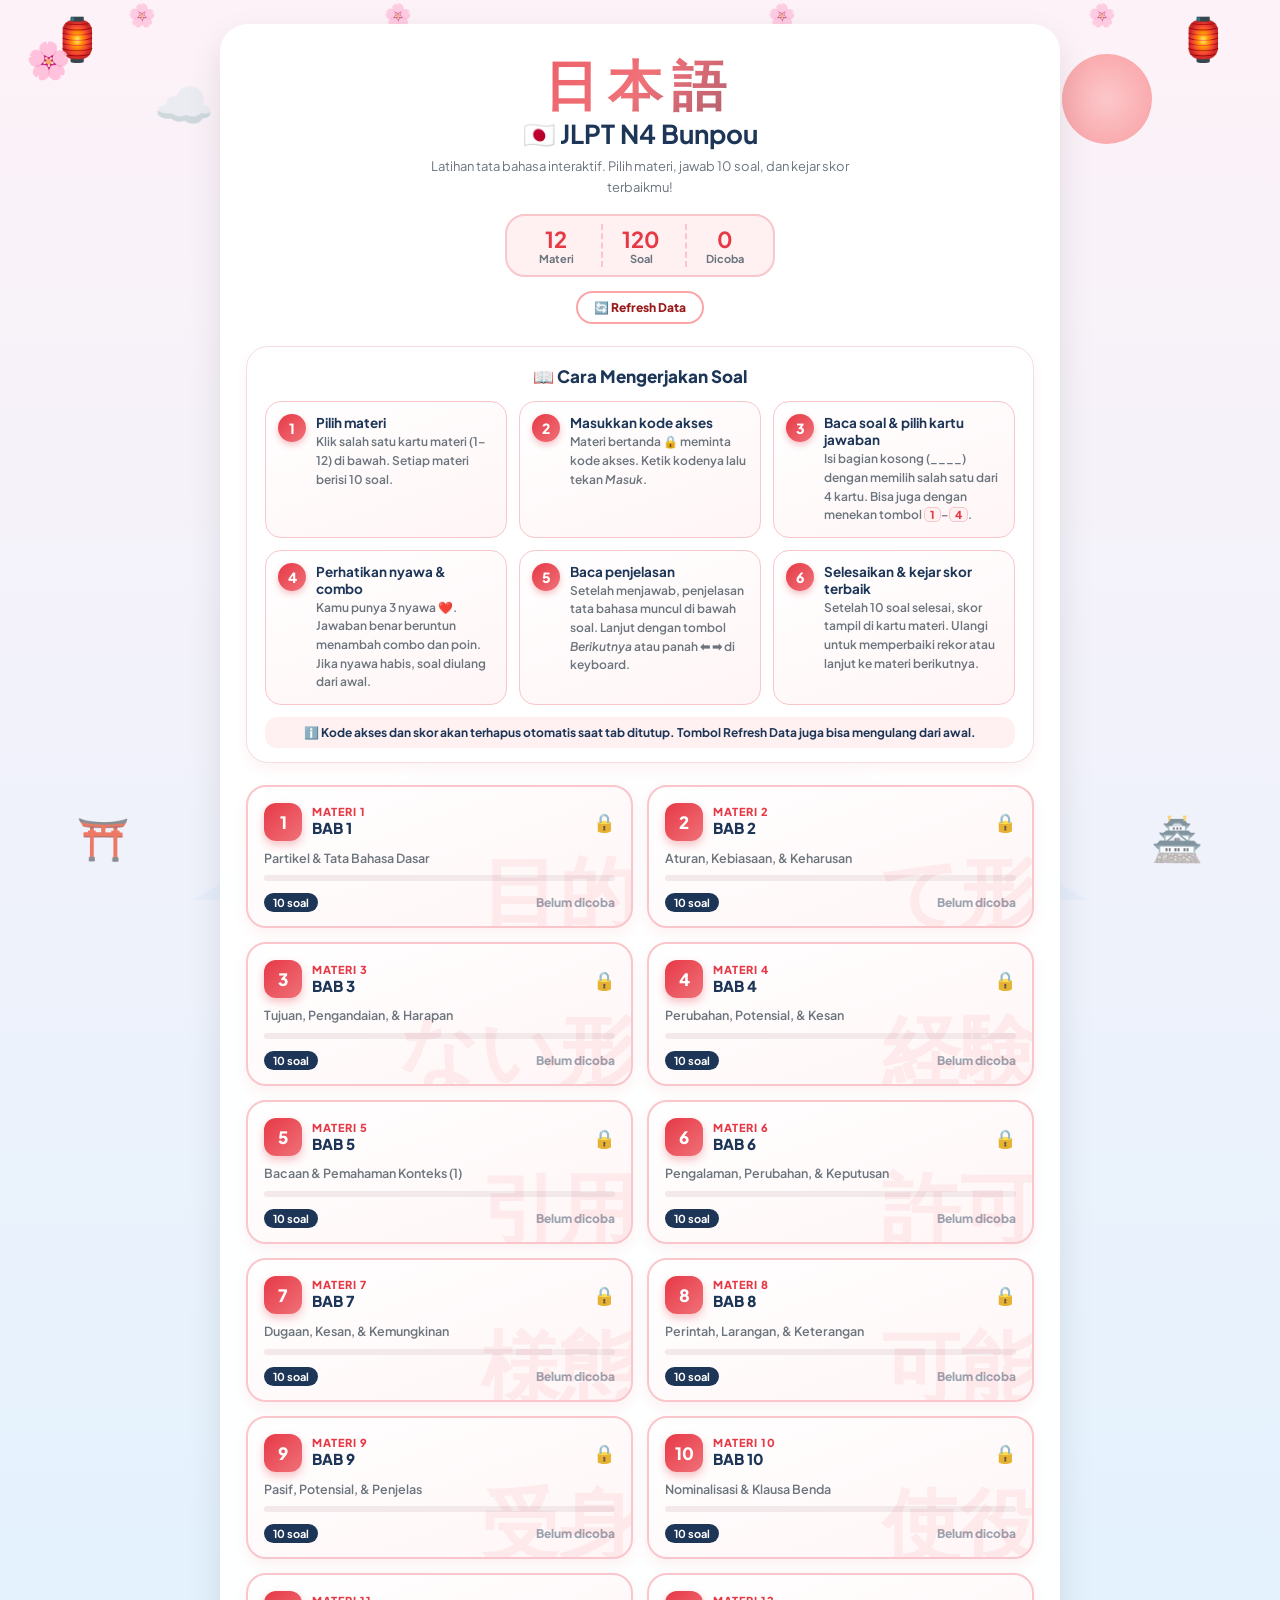
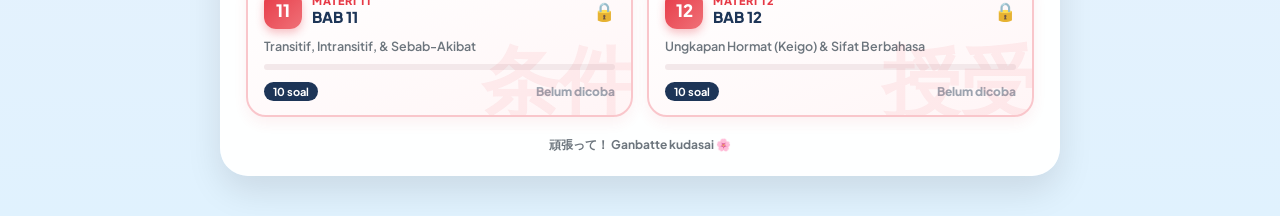
<file: index.html>
<!doctype html>
<html lang="ja">
  <head>
    <meta charset="UTF-8" />
    <meta name="viewport" content="width=device-width, initial-scale=1.0" />
    <title>JLPT N4 Bunpou - Pilih Materi</title>
    <link rel="stylesheet" href="style.css" />
    <link rel="stylesheet" href="style-soal.css" />
  </head>
  <body class="hub-page">
    <div class="japan-bg-container">
      <div class="lantern lantern-left">🏮</div>
      <div class="lantern lantern-right">🏮</div>
      <div class="cloud cloud-1">☁️</div>
      <div class="cloud cloud-2">☁️</div>
      <div class="sun-element"></div>
      <div class="sakura-branch">🌸</div>
      <div class="fuji-mountain"></div>
      <div class="torii-gate">⛩️</div>
      <div class="pagoda-tower">🏯</div>
      <div class="petals-wrapper">
        <span class="petal p1">🌸</span>
        <span class="petal p2">🌸</span>
        <span class="petal p3">🌸</span>
        <span class="petal p4">🌸</span>
      </div>
    </div>

    <main class="hub-container">
      <header class="hub-hero">
        <div class="hero-kanji">日本語</div>
        <h1>🇯🇵 JLPT N4 Bunpou</h1>
        <p class="hub-subtitle">
          Latihan tata bahasa interaktif. Pilih materi, jawab 10 soal, dan kejar
          skor terbaikmu!
        </p>
        <div class="hero-stats">
          <div><b id="stat-materi">12</b><span>Materi</span></div>
          <div><b id="stat-soal">120</b><span>Soal</span></div>
          <div><b id="stat-dicoba">0</b><span>Dicoba</span></div>
        </div>
        <button type="button" class="btn-reset" id="btn-reset">
          🔄 Refresh Data
        </button>
      </header>

      <section class="how-to" aria-labelledby="how-title">
        <h2 class="how-title" id="how-title">📖 Cara Mengerjakan Soal</h2>
        <ol class="how-steps">
          <li class="how-step">
            <span class="how-num">1</span>
            <div>
              <b>Pilih materi</b>
              <p>
                Klik salah satu kartu materi (1–12) di bawah. Setiap materi
                berisi 10 soal.
              </p>
            </div>
          </li>
          <li class="how-step">
            <span class="how-num">2</span>
            <div>
              <b>Masukkan kode akses</b>
              <p>
                Materi bertanda 🔒 meminta kode akses. Ketik kodenya lalu tekan
                <i>Masuk</i>.
              </p>
            </div>
          </li>
          <li class="how-step">
            <span class="how-num">3</span>
            <div>
              <b>Baca soal &amp; pilih kartu jawaban</b>
              <p>
                Isi bagian kosong (____) dengan memilih salah satu dari 4 kartu.
                Bisa juga dengan menekan tombol <kbd>1</kbd>–<kbd>4</kbd>.
              </p>
            </div>
          </li>
          <li class="how-step">
            <span class="how-num">4</span>
            <div>
              <b>Perhatikan nyawa &amp; combo</b>
              <p>
                Kamu punya 3 nyawa ❤️. Jawaban benar beruntun menambah combo dan
                poin. Jika nyawa habis, soal diulang dari awal.
              </p>
            </div>
          </li>
          <li class="how-step">
            <span class="how-num">5</span>
            <div>
              <b>Baca penjelasan</b>
              <p>
                Setelah menjawab, penjelasan tata bahasa muncul di bawah soal.
                Lanjut dengan tombol <i>Berikutnya</i> atau panah ⬅ ➡ di
                keyboard.
              </p>
            </div>
          </li>
          <li class="how-step">
            <span class="how-num">6</span>
            <div>
              <b>Selesaikan &amp; kejar skor terbaik</b>
              <p>
                Setelah 10 soal selesai, skor tampil di kartu materi. Ulangi
                untuk memperbaiki rekor atau lanjut ke materi berikutnya.
              </p>
            </div>
          </li>
        </ol>
        <p class="how-note">
          ℹ️ Kode akses dan skor akan terhapus otomatis saat tab ditutup. Tombol
          <b>Refresh Data</b> juga bisa mengulang dari awal.
        </p>
      </section>

      <div class="link-list materi-grid" id="link-list"></div>

      <footer class="hub-footer">頑張って！ Ganbatte kudasai 🌸</footer>
    </main>

    <div class="overlay" id="reset-modal" hidden>
      <div class="overlay-card">
        <div class="overlay-emoji">🔄</div>
        <h3>Refresh Data?</h3>
        <p>
          Semua skor terbaik akan dihapus dan semua materi dikunci lagi (perlu
          kode akses lagi). Progres mulai dari awal.
        </p>
        <div class="overlay-actions">
          <button type="button" class="nav-btn" id="reset-batal">Batal</button>
          <button type="button" class="nav-btn primary" id="reset-ya">
            Ya, Reset
          </button>
        </div>
      </div>
    </div>

    <script src="data-soal.js"></script>
    <script src="akses.js"></script>
    <script src="script-hub.js"></script>
  </body>
</html>
</file>
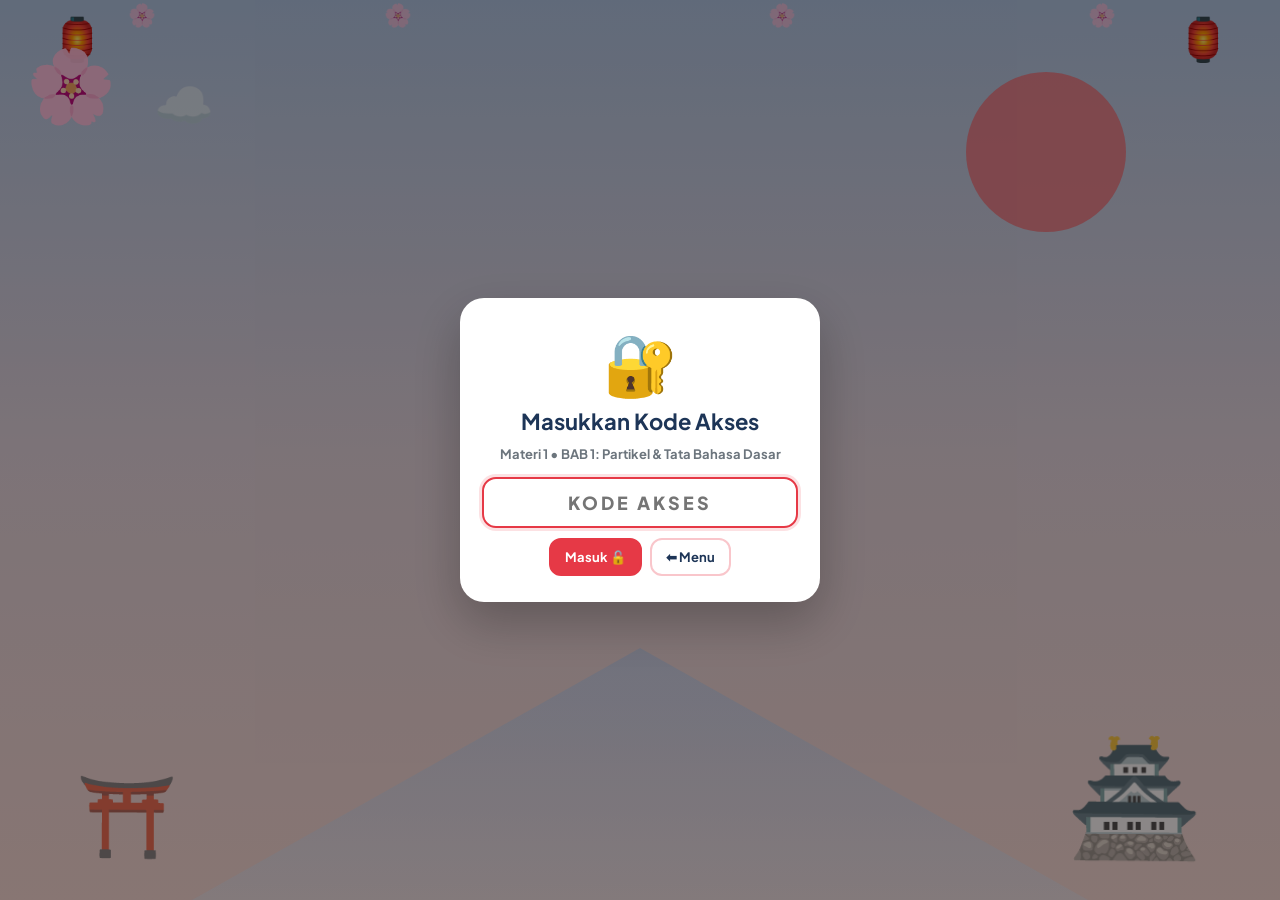
<file: soal-1.html>
<!doctype html>
<html lang="ja">
  <head>
    <meta charset="UTF-8" />
    <meta name="viewport" content="width=device-width, initial-scale=1.0" />
    <title>JLPT N4 Bunpou - Materi 1</title>
    <link rel="stylesheet" href="style.css" />
    <link rel="stylesheet" href="style-soal.css" />
  </head>
  <body class="quiz-page locked" data-materi="1">
    <div class="japan-bg-container">
      <div class="lantern lantern-left">🏮</div>
      <div class="lantern lantern-right">🏮</div>
      <div class="cloud cloud-1">☁️</div>
      <div class="cloud cloud-2">☁️</div>
      <div class="sun-element"></div>
      <div class="sakura-branch">🌸</div>
      <div class="fuji-mountain"></div>
      <div class="torii-gate">⛩️</div>
      <div class="pagoda-tower">🏯</div>
      <div class="petals-wrapper">
        <span class="petal p1">🌸</span>
        <span class="petal p2">🌸</span>
        <span class="petal p3">🌸</span>
        <span class="petal p4">🌸</span>
      </div>
    </div>

    <main class="quiz-container">
      <header class="quiz-top">
        <a href="index.html" class="btn-menu">⬅ Menu</a>
        <span class="quiz-theme">Osaka Minitheme • 日本語の学習</span>
        <button type="button" class="btn-sound" id="btn-sound" title="Suara">🔊</button>
      </header>

      <div class="stats-pill">
        <div class="stat"><span class="stat-label">Skor</span><span class="stat-value" id="skor">0</span></div>
        <div class="stat"><span class="stat-label">Combo</span><span class="stat-value" id="combo">0×</span></div>
        <div class="stat"><span class="stat-label">Nyawa</span><span class="stat-value" id="nyawa"></span></div>
      </div>

      <div class="progress-track"><div class="progress-fill" id="progress"></div></div>

      <section class="mascot-area">
        <div class="mascot-bubble" id="bubble">Ganbatte! Pilih jawaban yang tepat.</div>
        <div class="mascot-emoji" id="mascot">🐱</div>
      </section>

      <div class="badge-row">
        <span class="badge">Bunpou N4</span>
      </div>
      <p class="materi-info" id="materi-info"></p>

      <h2 class="question-text" id="pertanyaan"></h2>

      <div class="options-grid" id="opsi"></div>

      <div class="feedback-box" id="feedback" hidden></div>

      <div class="correction-box" id="koreksi" hidden></div>

      <nav class="quiz-nav">
        <button class="nav-btn" id="btn-prev">⬅ Sebelumnya</button>
        <span class="nav-counter" id="counter">Soal 1 / 10</span>
        <button class="nav-btn" id="btn-next">Berikutnya ➡</button>
      </nav>
    </main>

    <div class="overlay" id="overlay" hidden>
      <div class="overlay-card">
        <div class="overlay-emoji" id="hasil-emoji">🎉</div>
        <h3 id="hasil-judul">Selesai!</h3>
        <p id="hasil-teks"></p>
        <div class="overlay-actions">
          <button class="nav-btn" id="btn-tinjau">Tinjau Soal</button>
          <button class="nav-btn primary" id="btn-ulang">Ulangi 🔁</button>
          <a class="nav-btn" href="index.html">Menu</a>
        </div>
      </div>
    </div>

    <!-- PENTING: Pastikan script ini dimuat berurutan -->
    <script src="data-soal.js"></script>
    <script src="sound.js"></script>
    <script src="akses.js"></script>
    <script src="script-soal.js"></script>
  </body>
</html>
</file>
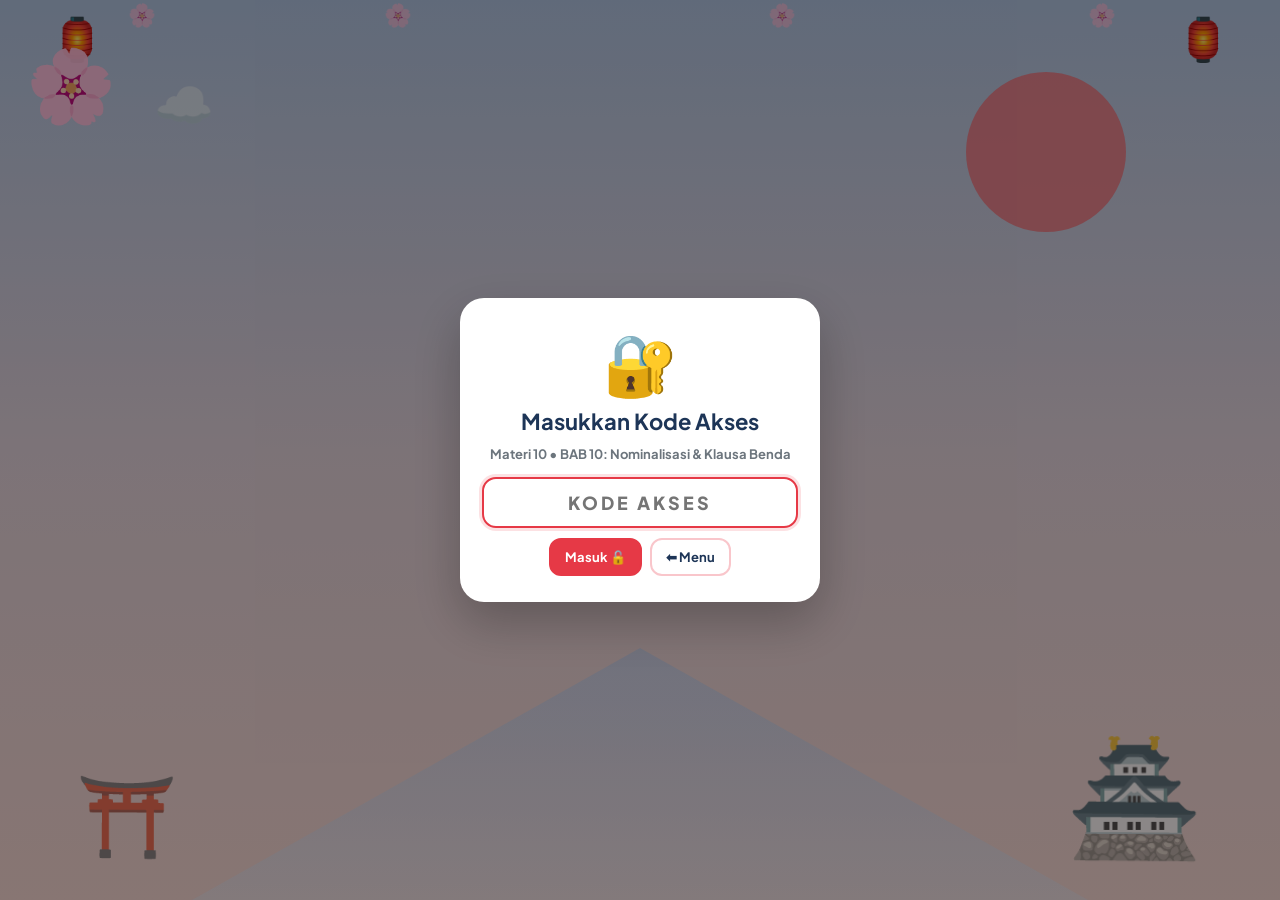
<file: soal-10.html>
<!doctype html>
<html lang="ja">
  <head>
    <meta charset="UTF-8" />
    <meta name="viewport" content="width=device-width, initial-scale=1.0" />
    <title>JLPT N4 Bunpou - Materi 10</title>
    <link rel="stylesheet" href="style.css" />
    <link rel="stylesheet" href="style-soal.css" />
  </head>
  <body class="quiz-page locked" data-materi="10">
    <div class="japan-bg-container">
      <div class="lantern lantern-left">🏮</div>
      <div class="lantern lantern-right">🏮</div>
      <div class="cloud cloud-1">☁️</div>
      <div class="cloud cloud-2">☁️</div>
      <div class="sun-element"></div>
      <div class="sakura-branch">🌸</div>
      <div class="fuji-mountain"></div>
      <div class="torii-gate">⛩️</div>
      <div class="pagoda-tower">🏯</div>
      <div class="petals-wrapper">
        <span class="petal p1">🌸</span>
        <span class="petal p2">🌸</span>
        <span class="petal p3">🌸</span>
        <span class="petal p4">🌸</span>
      </div>
    </div>

    <main class="quiz-container">
      <header class="quiz-top">
        <a href="index.html" class="btn-menu">⬅ Menu</a>
        <span class="quiz-theme">Osaka Minitheme • 日本語の学習</span>
        <button type="button" class="btn-sound" id="btn-sound" title="Suara">🔊</button>
      </header>

      <div class="stats-pill">
        <div class="stat"><span class="stat-label">Skor</span><span class="stat-value" id="skor">0</span></div>
        <div class="stat"><span class="stat-label">Combo</span><span class="stat-value" id="combo">0×</span></div>
        <div class="stat"><span class="stat-label">Nyawa</span><span class="stat-value" id="nyawa"></span></div>
      </div>

      <div class="progress-track"><div class="progress-fill" id="progress"></div></div>

      <section class="mascot-area">
        <div class="mascot-bubble" id="bubble">Ganbatte! Pilih jawaban yang tepat.</div>
        <div class="mascot-emoji" id="mascot">🐱</div>
      </section>

      <div class="badge-row">
        <span class="badge">Bunpou N4</span>
      </div>
      <p class="materi-info" id="materi-info"></p>

      <h2 class="question-text" id="pertanyaan"></h2>

      <div class="options-grid" id="opsi"></div>

      <div class="feedback-box" id="feedback" hidden></div>

      <div class="correction-box" id="koreksi" hidden></div>

      <nav class="quiz-nav">
        <button class="nav-btn" id="btn-prev">⬅ Sebelumnya</button>
        <span class="nav-counter" id="counter">Soal 1 / 10</span>
        <button class="nav-btn" id="btn-next">Berikutnya ➡</button>
      </nav>
    </main>

    <div class="overlay" id="overlay" hidden>
      <div class="overlay-card">
        <div class="overlay-emoji" id="hasil-emoji">🎉</div>
        <h3 id="hasil-judul">Selesai!</h3>
        <p id="hasil-teks"></p>
        <div class="overlay-actions">
          <button class="nav-btn" id="btn-tinjau">Tinjau Soal</button>
          <button class="nav-btn primary" id="btn-ulang">Ulangi 🔁</button>
          <a class="nav-btn" href="index.html">Menu</a>
        </div>
      </div>
    </div>

    <!-- PENTING: Pastikan script ini dimuat berurutan -->
    <script src="data-soal.js"></script>
    <script src="sound.js"></script>
    <script src="akses.js"></script>
    <script src="script-soal.js"></script>
  </body>
</html>
</file>
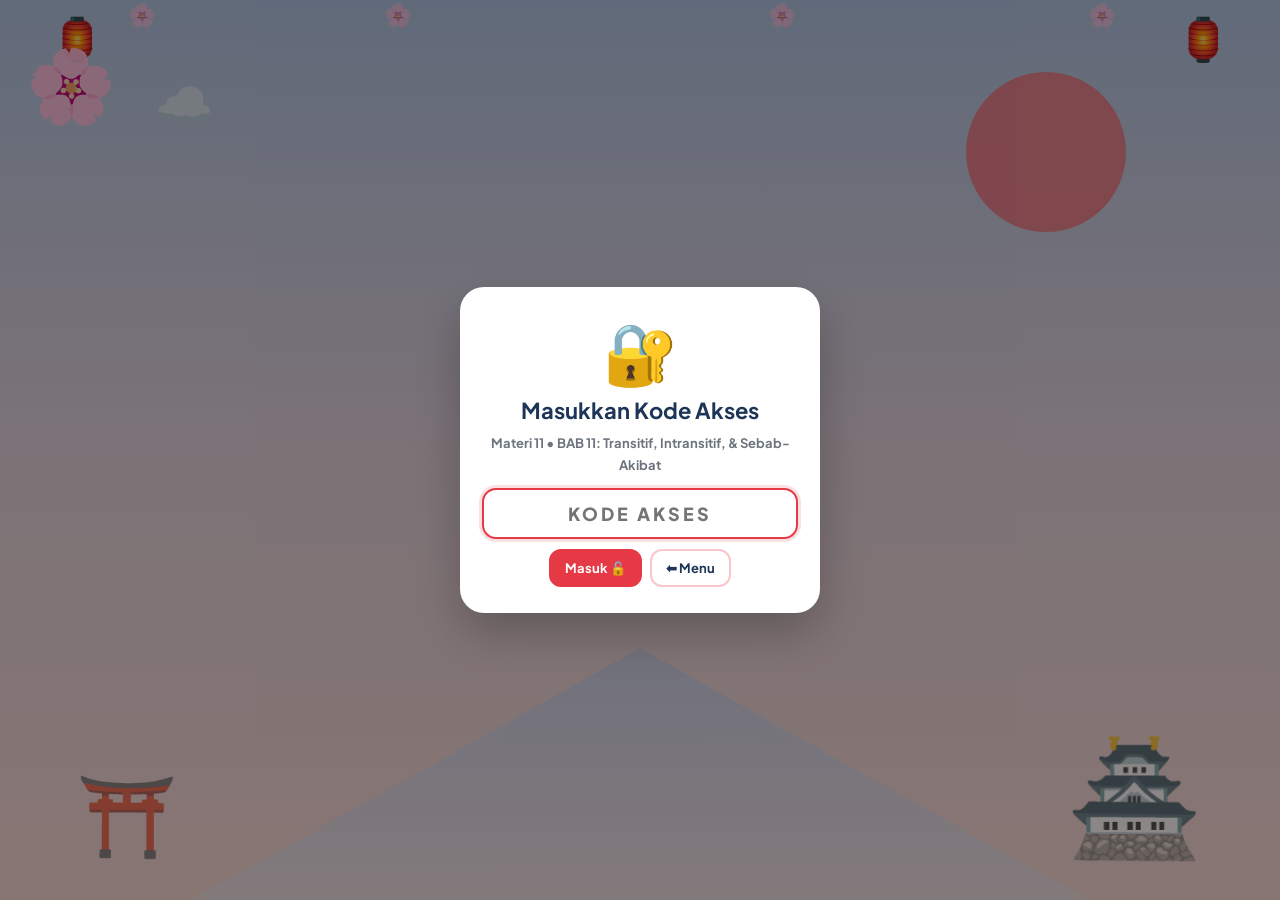
<file: soal-11.html>
<!doctype html>
<html lang="ja">
  <head>
    <meta charset="UTF-8" />
    <meta name="viewport" content="width=device-width, initial-scale=1.0" />
    <title>JLPT N4 Bunpou - Materi 11</title>
    <link rel="stylesheet" href="style.css" />
    <link rel="stylesheet" href="style-soal.css" />
  </head>
  <body class="quiz-page locked" data-materi="11">
    <div class="japan-bg-container">
      <div class="lantern lantern-left">🏮</div>
      <div class="lantern lantern-right">🏮</div>
      <div class="cloud cloud-1">☁️</div>
      <div class="cloud cloud-2">☁️</div>
      <div class="sun-element"></div>
      <div class="sakura-branch">🌸</div>
      <div class="fuji-mountain"></div>
      <div class="torii-gate">⛩️</div>
      <div class="pagoda-tower">🏯</div>
      <div class="petals-wrapper">
        <span class="petal p1">🌸</span>
        <span class="petal p2">🌸</span>
        <span class="petal p3">🌸</span>
        <span class="petal p4">🌸</span>
      </div>
    </div>

    <main class="quiz-container">
      <header class="quiz-top">
        <a href="index.html" class="btn-menu">⬅ Menu</a>
        <span class="quiz-theme">Osaka Minitheme • 日本語の学習</span>
        <button type="button" class="btn-sound" id="btn-sound" title="Suara">🔊</button>
      </header>

      <div class="stats-pill">
        <div class="stat"><span class="stat-label">Skor</span><span class="stat-value" id="skor">0</span></div>
        <div class="stat"><span class="stat-label">Combo</span><span class="stat-value" id="combo">0×</span></div>
        <div class="stat"><span class="stat-label">Nyawa</span><span class="stat-value" id="nyawa"></span></div>
      </div>

      <div class="progress-track"><div class="progress-fill" id="progress"></div></div>

      <section class="mascot-area">
        <div class="mascot-bubble" id="bubble">Ganbatte! Pilih jawaban yang tepat.</div>
        <div class="mascot-emoji" id="mascot">🐱</div>
      </section>

      <div class="badge-row">
        <span class="badge">Bunpou N4</span>
      </div>
      <p class="materi-info" id="materi-info"></p>

      <h2 class="question-text" id="pertanyaan"></h2>

      <div class="options-grid" id="opsi"></div>

      <div class="feedback-box" id="feedback" hidden></div>

      <div class="correction-box" id="koreksi" hidden></div>

      <nav class="quiz-nav">
        <button class="nav-btn" id="btn-prev">⬅ Sebelumnya</button>
        <span class="nav-counter" id="counter">Soal 1 / 10</span>
        <button class="nav-btn" id="btn-next">Berikutnya ➡</button>
      </nav>
    </main>

    <div class="overlay" id="overlay" hidden>
      <div class="overlay-card">
        <div class="overlay-emoji" id="hasil-emoji">🎉</div>
        <h3 id="hasil-judul">Selesai!</h3>
        <p id="hasil-teks"></p>
        <div class="overlay-actions">
          <button class="nav-btn" id="btn-tinjau">Tinjau Soal</button>
          <button class="nav-btn primary" id="btn-ulang">Ulangi 🔁</button>
          <a class="nav-btn" href="index.html">Menu</a>
        </div>
      </div>
    </div>

    <!-- PENTING: Pastikan script ini dimuat berurutan -->
    <script src="data-soal.js"></script>
    <script src="sound.js"></script>
    <script src="akses.js"></script>
    <script src="script-soal.js"></script>
  </body>
</html>
</file>
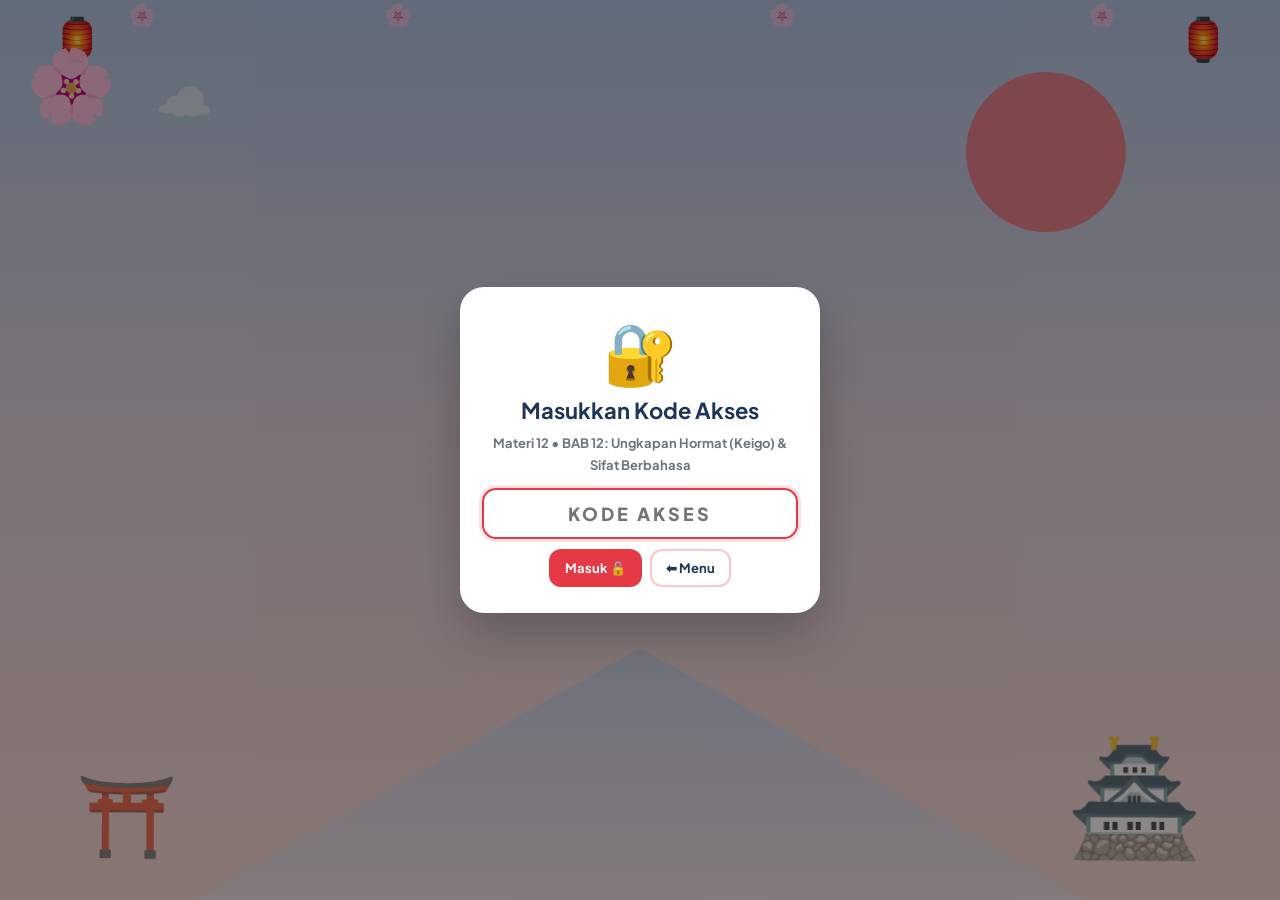
<file: soal-12.html>
<!doctype html>
<html lang="ja">
  <head>
    <meta charset="UTF-8" />
    <meta name="viewport" content="width=device-width, initial-scale=1.0" />
    <title>JLPT N4 Bunpou - Materi 12</title>
    <link rel="stylesheet" href="style.css" />
    <link rel="stylesheet" href="style-soal.css" />
  </head>
  <body class="quiz-page locked" data-materi="12">
    <div class="japan-bg-container">
      <div class="lantern lantern-left">🏮</div>
      <div class="lantern lantern-right">🏮</div>
      <div class="cloud cloud-1">☁️</div>
      <div class="cloud cloud-2">☁️</div>
      <div class="sun-element"></div>
      <div class="sakura-branch">🌸</div>
      <div class="fuji-mountain"></div>
      <div class="torii-gate">⛩️</div>
      <div class="pagoda-tower">🏯</div>
      <div class="petals-wrapper">
        <span class="petal p1">🌸</span>
        <span class="petal p2">🌸</span>
        <span class="petal p3">🌸</span>
        <span class="petal p4">🌸</span>
      </div>
    </div>

    <main class="quiz-container">
      <header class="quiz-top">
        <a href="index.html" class="btn-menu">⬅ Menu</a>
        <span class="quiz-theme">Osaka Minitheme • 日本語の学習</span>
        <button type="button" class="btn-sound" id="btn-sound" title="Suara">🔊</button>
      </header>

      <div class="stats-pill">
        <div class="stat"><span class="stat-label">Skor</span><span class="stat-value" id="skor">0</span></div>
        <div class="stat"><span class="stat-label">Combo</span><span class="stat-value" id="combo">0×</span></div>
        <div class="stat"><span class="stat-label">Nyawa</span><span class="stat-value" id="nyawa"></span></div>
      </div>

      <div class="progress-track"><div class="progress-fill" id="progress"></div></div>

      <section class="mascot-area">
        <div class="mascot-bubble" id="bubble">Ganbatte! Pilih jawaban yang tepat.</div>
        <div class="mascot-emoji" id="mascot">🐱</div>
      </section>

      <div class="badge-row">
        <span class="badge">Bunpou N4</span>
      </div>
      <p class="materi-info" id="materi-info"></p>

      <h2 class="question-text" id="pertanyaan"></h2>

      <div class="options-grid" id="opsi"></div>

      <div class="feedback-box" id="feedback" hidden></div>

      <div class="correction-box" id="koreksi" hidden></div>

      <nav class="quiz-nav">
        <button class="nav-btn" id="btn-prev">⬅ Sebelumnya</button>
        <span class="nav-counter" id="counter">Soal 1 / 10</span>
        <button class="nav-btn" id="btn-next">Berikutnya ➡</button>
      </nav>
    </main>

    <div class="overlay" id="overlay" hidden>
      <div class="overlay-card">
        <div class="overlay-emoji" id="hasil-emoji">🎉</div>
        <h3 id="hasil-judul">Selesai!</h3>
        <p id="hasil-teks"></p>
        <div class="overlay-actions">
          <button class="nav-btn" id="btn-tinjau">Tinjau Soal</button>
          <button class="nav-btn primary" id="btn-ulang">Ulangi 🔁</button>
          <a class="nav-btn" href="index.html">Menu</a>
        </div>
      </div>
    </div>

    <!-- PENTING: Pastikan script ini dimuat berurutan -->
    <script src="data-soal.js"></script>
    <script src="sound.js"></script>
    <script src="akses.js"></script>
    <script src="script-soal.js"></script>
  </body>
</html>
</file>
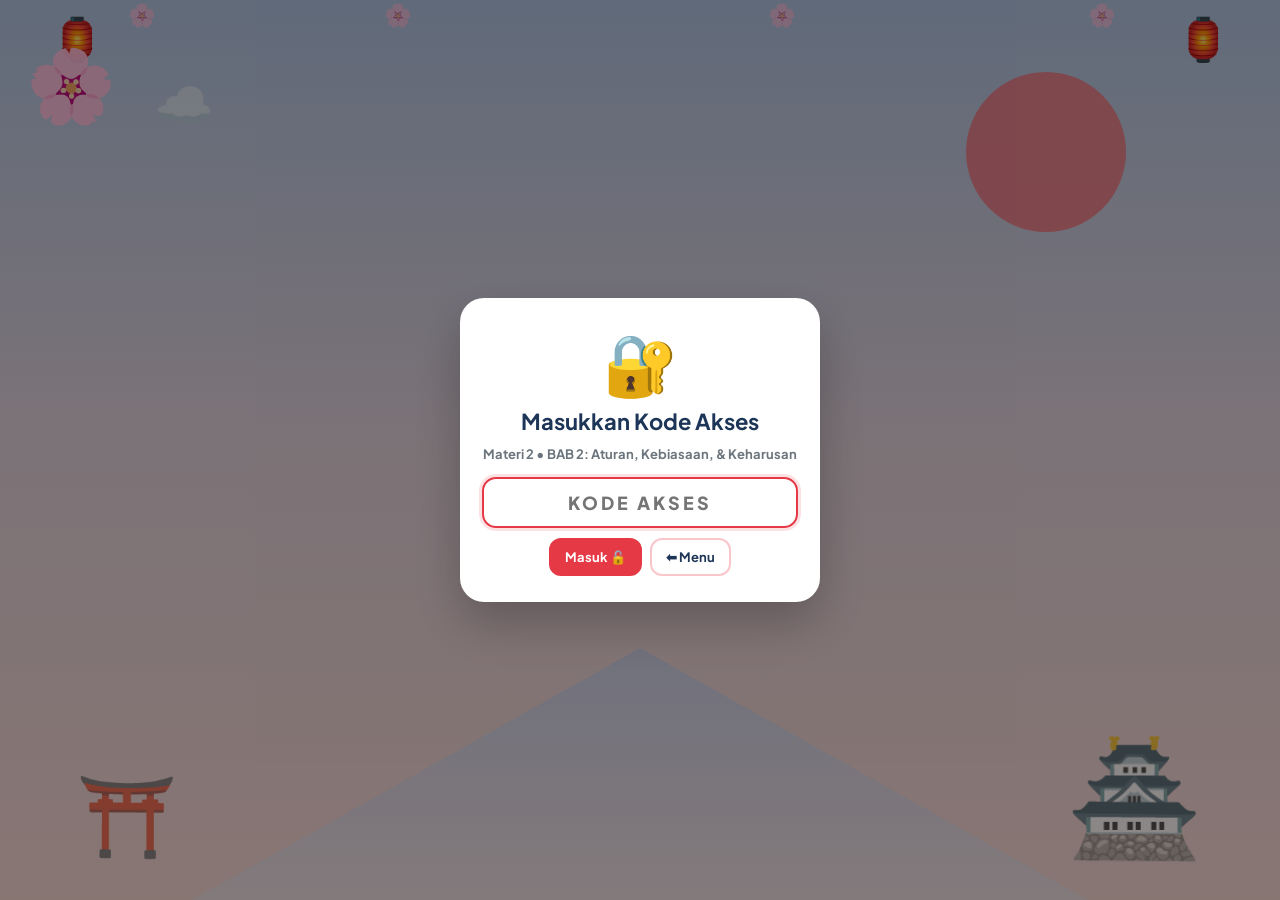
<file: soal-2.html>
<!doctype html>
<html lang="ja">
  <head>
    <meta charset="UTF-8" />
    <meta name="viewport" content="width=device-width, initial-scale=1.0" />
    <title>JLPT N4 Bunpou - Materi 2</title>
    <link rel="stylesheet" href="style.css" />
    <link rel="stylesheet" href="style-soal.css" />
  </head>
  <body class="quiz-page locked" data-materi="2">
    <div class="japan-bg-container">
      <div class="lantern lantern-left">🏮</div>
      <div class="lantern lantern-right">🏮</div>
      <div class="cloud cloud-1">☁️</div>
      <div class="cloud cloud-2">☁️</div>
      <div class="sun-element"></div>
      <div class="sakura-branch">🌸</div>
      <div class="fuji-mountain"></div>
      <div class="torii-gate">⛩️</div>
      <div class="pagoda-tower">🏯</div>
      <div class="petals-wrapper">
        <span class="petal p1">🌸</span>
        <span class="petal p2">🌸</span>
        <span class="petal p3">🌸</span>
        <span class="petal p4">🌸</span>
      </div>
    </div>

    <main class="quiz-container">
      <header class="quiz-top">
        <a href="index.html" class="btn-menu">⬅ Menu</a>
        <span class="quiz-theme">Osaka Minitheme • 日本語の学習</span>
        <button type="button" class="btn-sound" id="btn-sound" title="Suara">🔊</button>
      </header>

      <div class="stats-pill">
        <div class="stat"><span class="stat-label">Skor</span><span class="stat-value" id="skor">0</span></div>
        <div class="stat"><span class="stat-label">Combo</span><span class="stat-value" id="combo">0×</span></div>
        <div class="stat"><span class="stat-label">Nyawa</span><span class="stat-value" id="nyawa"></span></div>
      </div>

      <div class="progress-track"><div class="progress-fill" id="progress"></div></div>

      <section class="mascot-area">
        <div class="mascot-bubble" id="bubble">Ganbatte! Pilih jawaban yang tepat.</div>
        <div class="mascot-emoji" id="mascot">🐱</div>
      </section>

      <div class="badge-row">
        <span class="badge">Bunpou N4</span>
      </div>
      <p class="materi-info" id="materi-info"></p>

      <h2 class="question-text" id="pertanyaan"></h2>

      <div class="options-grid" id="opsi"></div>

      <div class="feedback-box" id="feedback" hidden></div>

      <div class="correction-box" id="koreksi" hidden></div>

      <nav class="quiz-nav">
        <button class="nav-btn" id="btn-prev">⬅ Sebelumnya</button>
        <span class="nav-counter" id="counter">Soal 1 / 10</span>
        <button class="nav-btn" id="btn-next">Berikutnya ➡</button>
      </nav>
    </main>

    <div class="overlay" id="overlay" hidden>
      <div class="overlay-card">
        <div class="overlay-emoji" id="hasil-emoji">🎉</div>
        <h3 id="hasil-judul">Selesai!</h3>
        <p id="hasil-teks"></p>
        <div class="overlay-actions">
          <button class="nav-btn" id="btn-tinjau">Tinjau Soal</button>
          <button class="nav-btn primary" id="btn-ulang">Ulangi 🔁</button>
          <a class="nav-btn" href="index.html">Menu</a>
        </div>
      </div>
    </div>

    <!-- PENTING: Pastikan script ini dimuat berurutan -->
    <script src="data-soal.js"></script>
    <script src="sound.js"></script>
    <script src="akses.js"></script>
    <script src="script-soal.js"></script>
  </body>
</html>
</file>
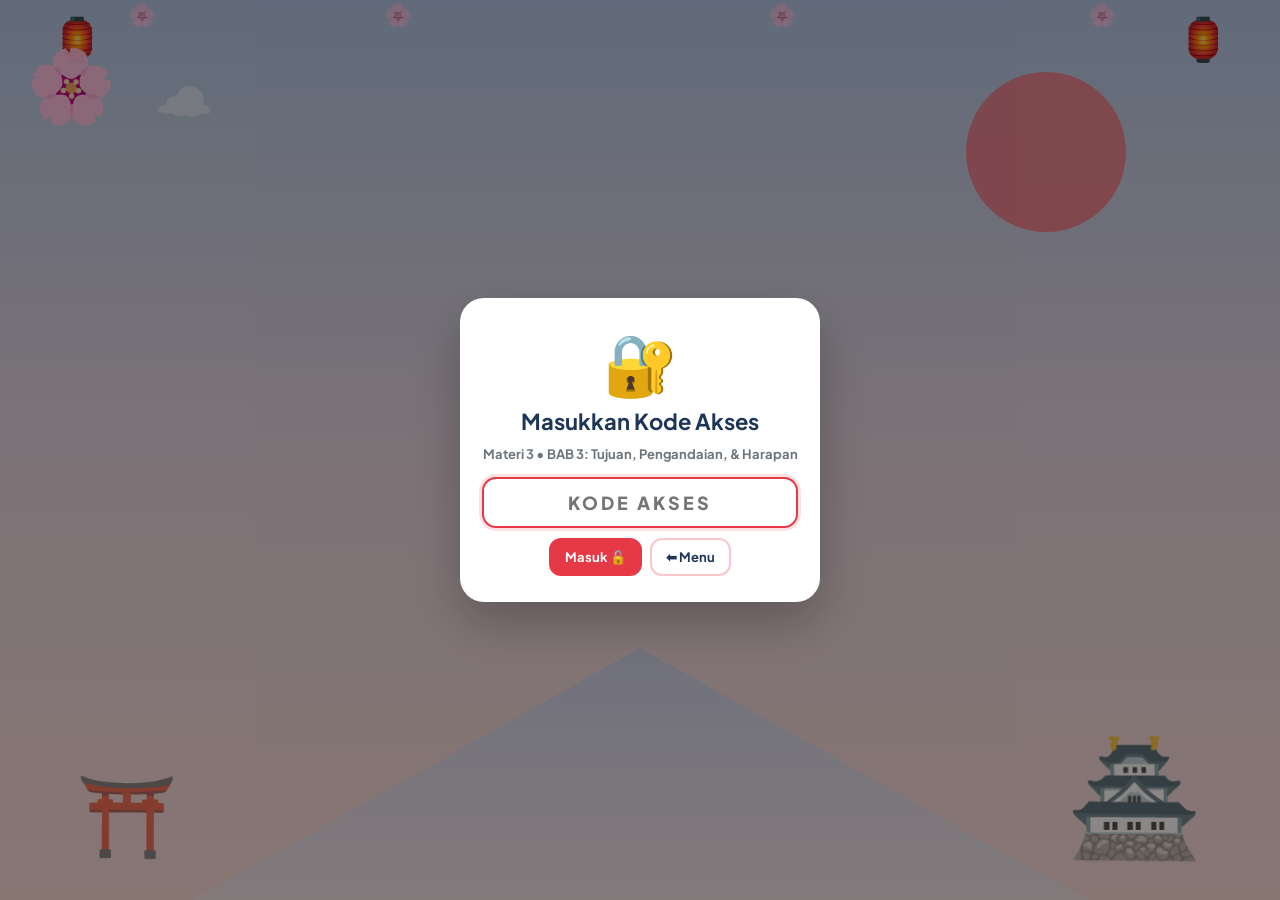
<file: soal-3.html>
<!doctype html>
<html lang="ja">
  <head>
    <meta charset="UTF-8" />
    <meta name="viewport" content="width=device-width, initial-scale=1.0" />
    <title>JLPT N4 Bunpou - Materi 3</title>
    <link rel="stylesheet" href="style.css" />
    <link rel="stylesheet" href="style-soal.css" />
  </head>
  <body class="quiz-page locked" data-materi="3">
    <div class="japan-bg-container">
      <div class="lantern lantern-left">🏮</div>
      <div class="lantern lantern-right">🏮</div>
      <div class="cloud cloud-1">☁️</div>
      <div class="cloud cloud-2">☁️</div>
      <div class="sun-element"></div>
      <div class="sakura-branch">🌸</div>
      <div class="fuji-mountain"></div>
      <div class="torii-gate">⛩️</div>
      <div class="pagoda-tower">🏯</div>
      <div class="petals-wrapper">
        <span class="petal p1">🌸</span>
        <span class="petal p2">🌸</span>
        <span class="petal p3">🌸</span>
        <span class="petal p4">🌸</span>
      </div>
    </div>

    <main class="quiz-container">
      <header class="quiz-top">
        <a href="index.html" class="btn-menu">⬅ Menu</a>
        <span class="quiz-theme">Osaka Minitheme • 日本語の学習</span>
        <button type="button" class="btn-sound" id="btn-sound" title="Suara">🔊</button>
      </header>

      <div class="stats-pill">
        <div class="stat"><span class="stat-label">Skor</span><span class="stat-value" id="skor">0</span></div>
        <div class="stat"><span class="stat-label">Combo</span><span class="stat-value" id="combo">0×</span></div>
        <div class="stat"><span class="stat-label">Nyawa</span><span class="stat-value" id="nyawa"></span></div>
      </div>

      <div class="progress-track"><div class="progress-fill" id="progress"></div></div>

      <section class="mascot-area">
        <div class="mascot-bubble" id="bubble">Ganbatte! Pilih jawaban yang tepat.</div>
        <div class="mascot-emoji" id="mascot">🐱</div>
      </section>

      <div class="badge-row">
        <span class="badge">Bunpou N4</span>
      </div>
      <p class="materi-info" id="materi-info"></p>

      <h2 class="question-text" id="pertanyaan"></h2>

      <div class="options-grid" id="opsi"></div>

      <div class="feedback-box" id="feedback" hidden></div>

      <div class="correction-box" id="koreksi" hidden></div>

      <nav class="quiz-nav">
        <button class="nav-btn" id="btn-prev">⬅ Sebelumnya</button>
        <span class="nav-counter" id="counter">Soal 1 / 10</span>
        <button class="nav-btn" id="btn-next">Berikutnya ➡</button>
      </nav>
    </main>

    <div class="overlay" id="overlay" hidden>
      <div class="overlay-card">
        <div class="overlay-emoji" id="hasil-emoji">🎉</div>
        <h3 id="hasil-judul">Selesai!</h3>
        <p id="hasil-teks"></p>
        <div class="overlay-actions">
          <button class="nav-btn" id="btn-tinjau">Tinjau Soal</button>
          <button class="nav-btn primary" id="btn-ulang">Ulangi 🔁</button>
          <a class="nav-btn" href="index.html">Menu</a>
        </div>
      </div>
    </div>

    <!-- PENTING: Pastikan script ini dimuat berurutan -->
    <script src="data-soal.js"></script>
    <script src="sound.js"></script>
    <script src="akses.js"></script>
    <script src="script-soal.js"></script>
  </body>
</html>
</file>
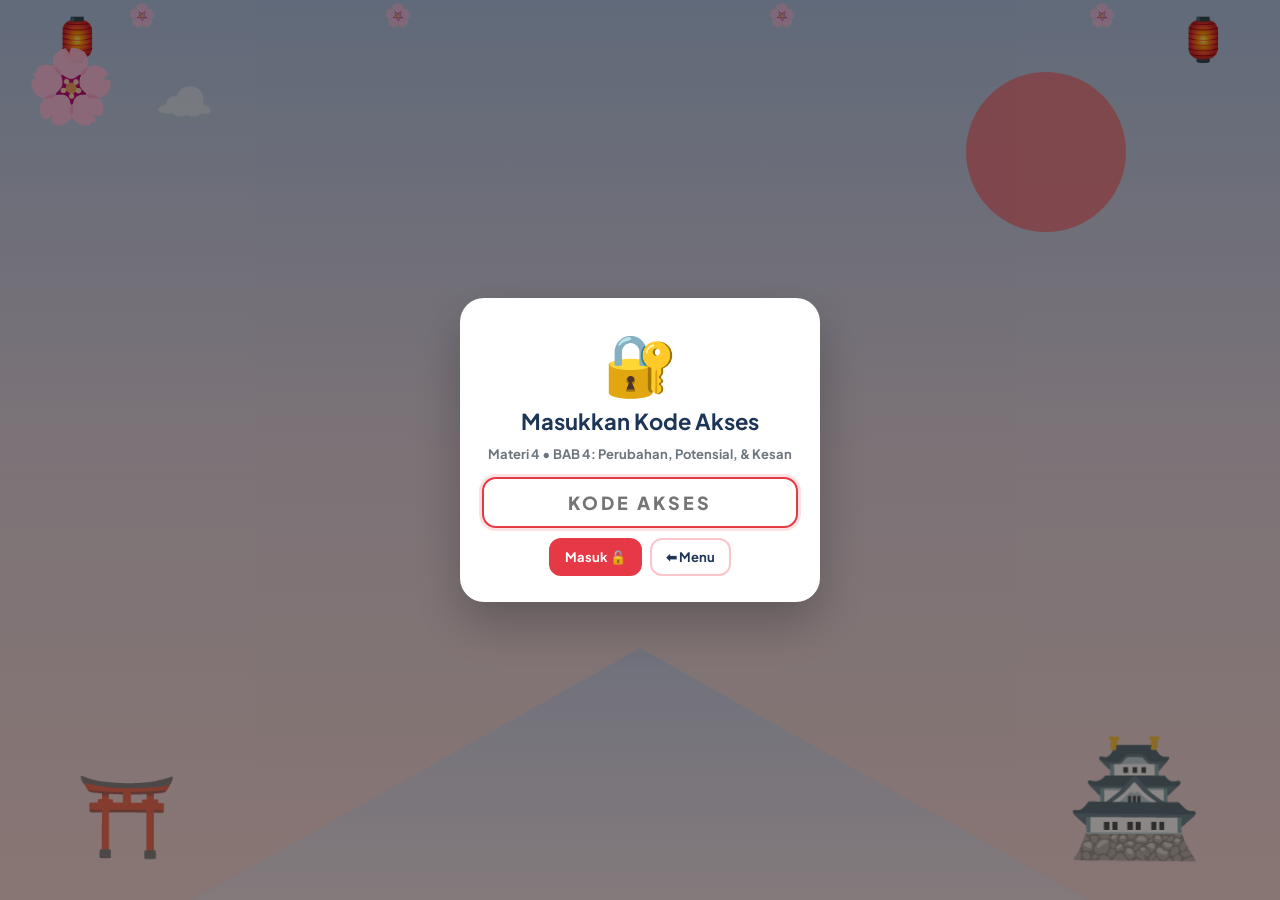
<file: soal-4.html>
<!doctype html>
<html lang="ja">
  <head>
    <meta charset="UTF-8" />
    <meta name="viewport" content="width=device-width, initial-scale=1.0" />
    <title>JLPT N4 Bunpou - Materi 4</title>
    <link rel="stylesheet" href="style.css" />
    <link rel="stylesheet" href="style-soal.css" />
  </head>
  <body class="quiz-page locked" data-materi="4">
    <div class="japan-bg-container">
      <div class="lantern lantern-left">🏮</div>
      <div class="lantern lantern-right">🏮</div>
      <div class="cloud cloud-1">☁️</div>
      <div class="cloud cloud-2">☁️</div>
      <div class="sun-element"></div>
      <div class="sakura-branch">🌸</div>
      <div class="fuji-mountain"></div>
      <div class="torii-gate">⛩️</div>
      <div class="pagoda-tower">🏯</div>
      <div class="petals-wrapper">
        <span class="petal p1">🌸</span>
        <span class="petal p2">🌸</span>
        <span class="petal p3">🌸</span>
        <span class="petal p4">🌸</span>
      </div>
    </div>

    <main class="quiz-container">
      <header class="quiz-top">
        <a href="index.html" class="btn-menu">⬅ Menu</a>
        <span class="quiz-theme">Osaka Minitheme • 日本語の学習</span>
        <button type="button" class="btn-sound" id="btn-sound" title="Suara">🔊</button>
      </header>

      <div class="stats-pill">
        <div class="stat"><span class="stat-label">Skor</span><span class="stat-value" id="skor">0</span></div>
        <div class="stat"><span class="stat-label">Combo</span><span class="stat-value" id="combo">0×</span></div>
        <div class="stat"><span class="stat-label">Nyawa</span><span class="stat-value" id="nyawa"></span></div>
      </div>

      <div class="progress-track"><div class="progress-fill" id="progress"></div></div>

      <section class="mascot-area">
        <div class="mascot-bubble" id="bubble">Ganbatte! Pilih jawaban yang tepat.</div>
        <div class="mascot-emoji" id="mascot">🐱</div>
      </section>

      <div class="badge-row">
        <span class="badge">Bunpou N4</span>
      </div>
      <p class="materi-info" id="materi-info"></p>

      <h2 class="question-text" id="pertanyaan"></h2>

      <div class="options-grid" id="opsi"></div>

      <div class="feedback-box" id="feedback" hidden></div>

      <div class="correction-box" id="koreksi" hidden></div>

      <nav class="quiz-nav">
        <button class="nav-btn" id="btn-prev">⬅ Sebelumnya</button>
        <span class="nav-counter" id="counter">Soal 1 / 10</span>
        <button class="nav-btn" id="btn-next">Berikutnya ➡</button>
      </nav>
    </main>

    <div class="overlay" id="overlay" hidden>
      <div class="overlay-card">
        <div class="overlay-emoji" id="hasil-emoji">🎉</div>
        <h3 id="hasil-judul">Selesai!</h3>
        <p id="hasil-teks"></p>
        <div class="overlay-actions">
          <button class="nav-btn" id="btn-tinjau">Tinjau Soal</button>
          <button class="nav-btn primary" id="btn-ulang">Ulangi 🔁</button>
          <a class="nav-btn" href="index.html">Menu</a>
        </div>
      </div>
    </div>

    <!-- PENTING: Pastikan script ini dimuat berurutan -->
    <script src="data-soal.js"></script>
    <script src="sound.js"></script>
    <script src="akses.js"></script>
    <script src="script-soal.js"></script>
  </body>
</html>
</file>
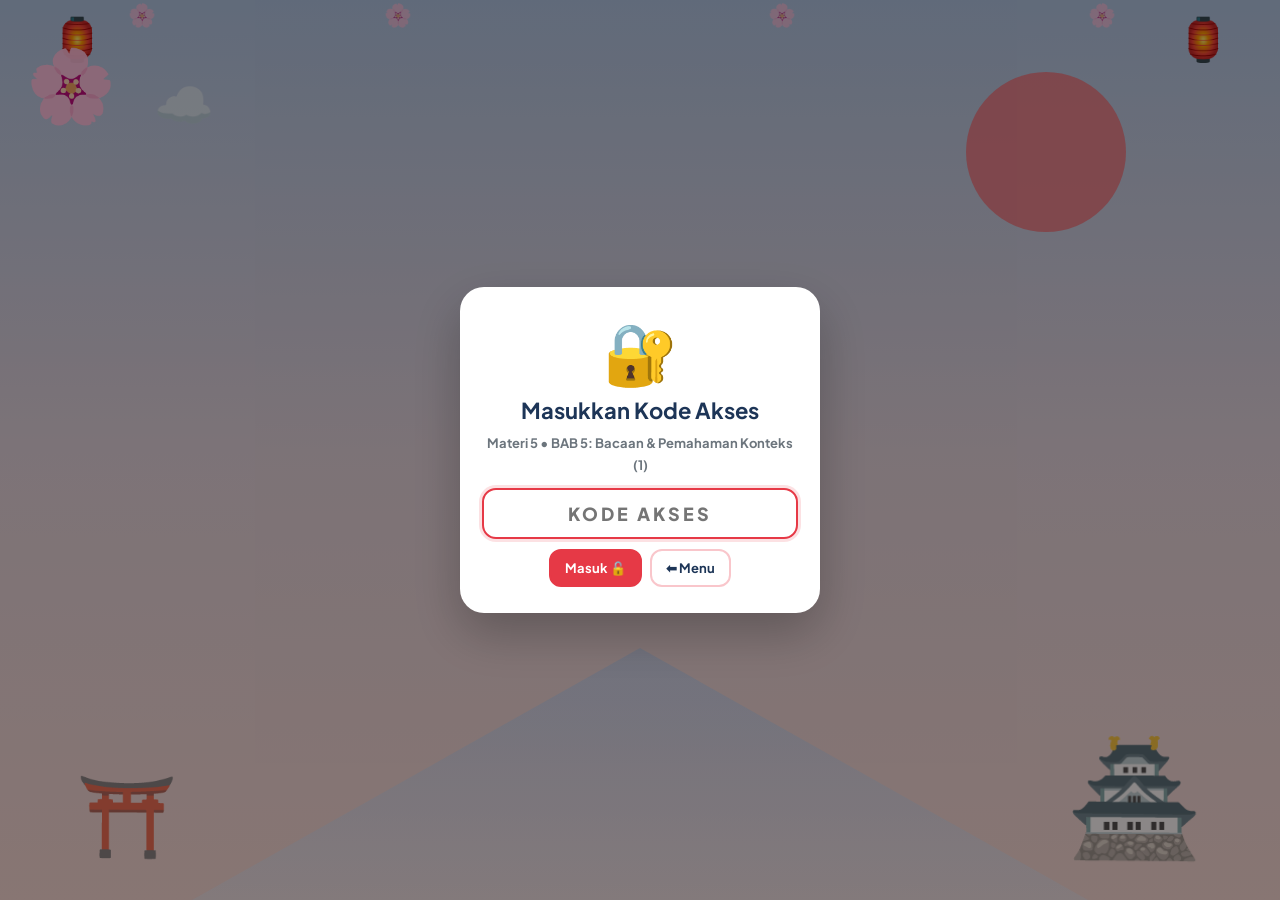
<file: soal-5.html>
<!doctype html>
<html lang="ja">
  <head>
    <meta charset="UTF-8" />
    <meta name="viewport" content="width=device-width, initial-scale=1.0" />
    <title>JLPT N4 Bunpou - Materi 5</title>
    <link rel="stylesheet" href="style.css" />
    <link rel="stylesheet" href="style-soal.css" />
  </head>
  <body class="quiz-page locked" data-materi="5">
    <div class="japan-bg-container">
      <div class="lantern lantern-left">🏮</div>
      <div class="lantern lantern-right">🏮</div>
      <div class="cloud cloud-1">☁️</div>
      <div class="cloud cloud-2">☁️</div>
      <div class="sun-element"></div>
      <div class="sakura-branch">🌸</div>
      <div class="fuji-mountain"></div>
      <div class="torii-gate">⛩️</div>
      <div class="pagoda-tower">🏯</div>
      <div class="petals-wrapper">
        <span class="petal p1">🌸</span>
        <span class="petal p2">🌸</span>
        <span class="petal p3">🌸</span>
        <span class="petal p4">🌸</span>
      </div>
    </div>

    <main class="quiz-container">
      <header class="quiz-top">
        <a href="index.html" class="btn-menu">⬅ Menu</a>
        <span class="quiz-theme">Osaka Minitheme • 日本語の学習</span>
        <button type="button" class="btn-sound" id="btn-sound" title="Suara">🔊</button>
      </header>

      <div class="stats-pill">
        <div class="stat"><span class="stat-label">Skor</span><span class="stat-value" id="skor">0</span></div>
        <div class="stat"><span class="stat-label">Combo</span><span class="stat-value" id="combo">0×</span></div>
        <div class="stat"><span class="stat-label">Nyawa</span><span class="stat-value" id="nyawa"></span></div>
      </div>

      <div class="progress-track"><div class="progress-fill" id="progress"></div></div>

      <section class="mascot-area">
        <div class="mascot-bubble" id="bubble">Ganbatte! Pilih jawaban yang tepat.</div>
        <div class="mascot-emoji" id="mascot">🐱</div>
      </section>

      <div class="badge-row">
        <span class="badge">Bunpou N4</span>
      </div>
      <p class="materi-info" id="materi-info"></p>

      <h2 class="question-text" id="pertanyaan"></h2>

      <div class="options-grid" id="opsi"></div>

      <div class="feedback-box" id="feedback" hidden></div>

      <div class="correction-box" id="koreksi" hidden></div>

      <nav class="quiz-nav">
        <button class="nav-btn" id="btn-prev">⬅ Sebelumnya</button>
        <span class="nav-counter" id="counter">Soal 1 / 10</span>
        <button class="nav-btn" id="btn-next">Berikutnya ➡</button>
      </nav>
    </main>

    <div class="overlay" id="overlay" hidden>
      <div class="overlay-card">
        <div class="overlay-emoji" id="hasil-emoji">🎉</div>
        <h3 id="hasil-judul">Selesai!</h3>
        <p id="hasil-teks"></p>
        <div class="overlay-actions">
          <button class="nav-btn" id="btn-tinjau">Tinjau Soal</button>
          <button class="nav-btn primary" id="btn-ulang">Ulangi 🔁</button>
          <a class="nav-btn" href="index.html">Menu</a>
        </div>
      </div>
    </div>

    <!-- PENTING: Pastikan script ini dimuat berurutan -->
    <script src="data-soal.js"></script>
    <script src="sound.js"></script>
    <script src="akses.js"></script>
    <script src="script-soal.js"></script>
  </body>
</html>
</file>
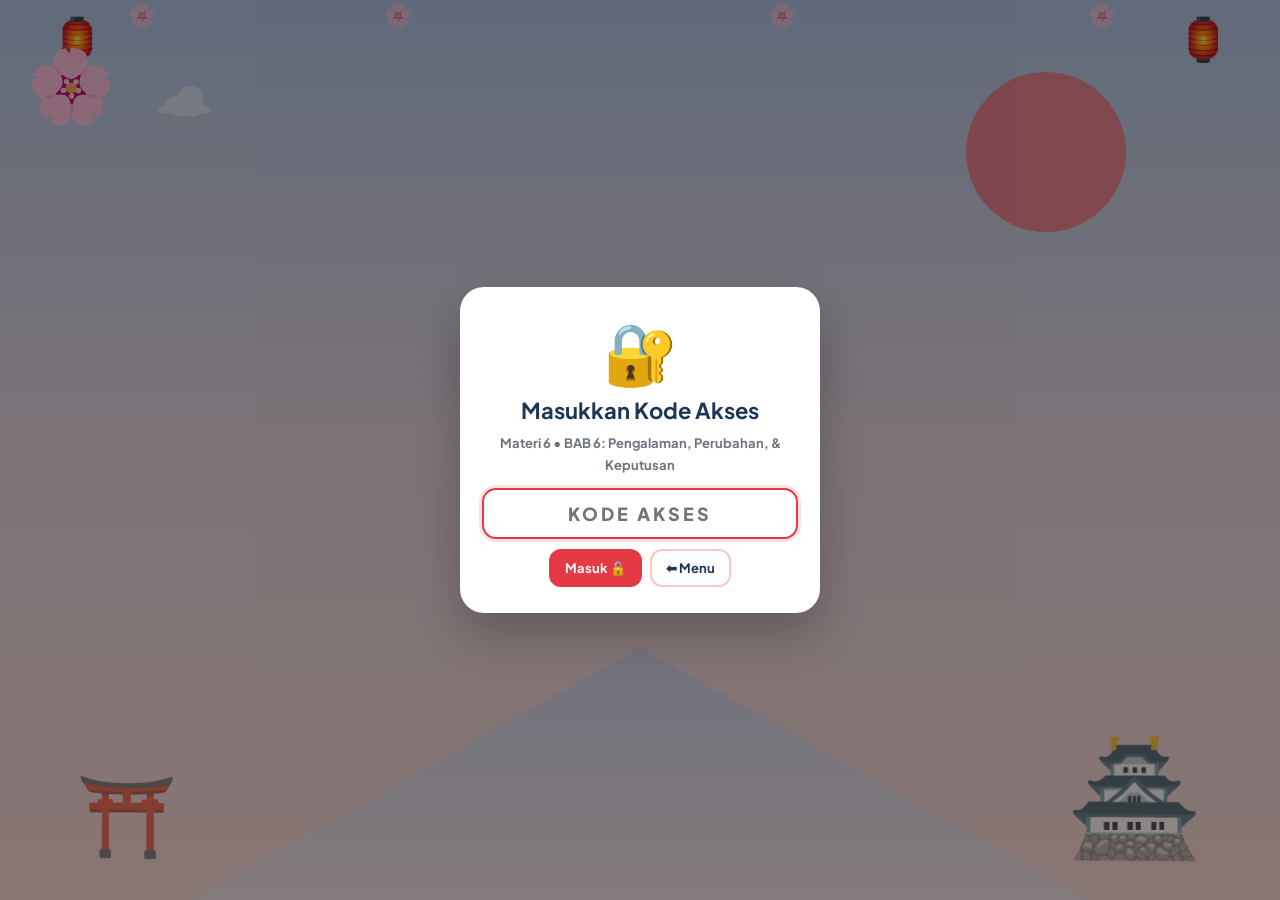
<file: soal-6.html>
<!doctype html>
<html lang="ja">
  <head>
    <meta charset="UTF-8" />
    <meta name="viewport" content="width=device-width, initial-scale=1.0" />
    <title>JLPT N4 Bunpou - Materi 6</title>
    <link rel="stylesheet" href="style.css" />
    <link rel="stylesheet" href="style-soal.css" />
  </head>
  <body class="quiz-page locked" data-materi="6">
    <div class="japan-bg-container">
      <div class="lantern lantern-left">🏮</div>
      <div class="lantern lantern-right">🏮</div>
      <div class="cloud cloud-1">☁️</div>
      <div class="cloud cloud-2">☁️</div>
      <div class="sun-element"></div>
      <div class="sakura-branch">🌸</div>
      <div class="fuji-mountain"></div>
      <div class="torii-gate">⛩️</div>
      <div class="pagoda-tower">🏯</div>
      <div class="petals-wrapper">
        <span class="petal p1">🌸</span>
        <span class="petal p2">🌸</span>
        <span class="petal p3">🌸</span>
        <span class="petal p4">🌸</span>
      </div>
    </div>

    <main class="quiz-container">
      <header class="quiz-top">
        <a href="index.html" class="btn-menu">⬅ Menu</a>
        <span class="quiz-theme">Osaka Minitheme • 日本語の学習</span>
        <button type="button" class="btn-sound" id="btn-sound" title="Suara">🔊</button>
      </header>

      <div class="stats-pill">
        <div class="stat"><span class="stat-label">Skor</span><span class="stat-value" id="skor">0</span></div>
        <div class="stat"><span class="stat-label">Combo</span><span class="stat-value" id="combo">0×</span></div>
        <div class="stat"><span class="stat-label">Nyawa</span><span class="stat-value" id="nyawa"></span></div>
      </div>

      <div class="progress-track"><div class="progress-fill" id="progress"></div></div>

      <section class="mascot-area">
        <div class="mascot-bubble" id="bubble">Ganbatte! Pilih jawaban yang tepat.</div>
        <div class="mascot-emoji" id="mascot">🐱</div>
      </section>

      <div class="badge-row">
        <span class="badge">Bunpou N4</span>
      </div>
      <p class="materi-info" id="materi-info"></p>

      <h2 class="question-text" id="pertanyaan"></h2>

      <div class="options-grid" id="opsi"></div>

      <div class="feedback-box" id="feedback" hidden></div>

      <div class="correction-box" id="koreksi" hidden></div>

      <nav class="quiz-nav">
        <button class="nav-btn" id="btn-prev">⬅ Sebelumnya</button>
        <span class="nav-counter" id="counter">Soal 1 / 10</span>
        <button class="nav-btn" id="btn-next">Berikutnya ➡</button>
      </nav>
    </main>

    <div class="overlay" id="overlay" hidden>
      <div class="overlay-card">
        <div class="overlay-emoji" id="hasil-emoji">🎉</div>
        <h3 id="hasil-judul">Selesai!</h3>
        <p id="hasil-teks"></p>
        <div class="overlay-actions">
          <button class="nav-btn" id="btn-tinjau">Tinjau Soal</button>
          <button class="nav-btn primary" id="btn-ulang">Ulangi 🔁</button>
          <a class="nav-btn" href="index.html">Menu</a>
        </div>
      </div>
    </div>

    <!-- PENTING: Pastikan script ini dimuat berurutan -->
    <script src="data-soal.js"></script>
    <script src="sound.js"></script>
    <script src="akses.js"></script>
    <script src="script-soal.js"></script>
  </body>
</html>
</file>
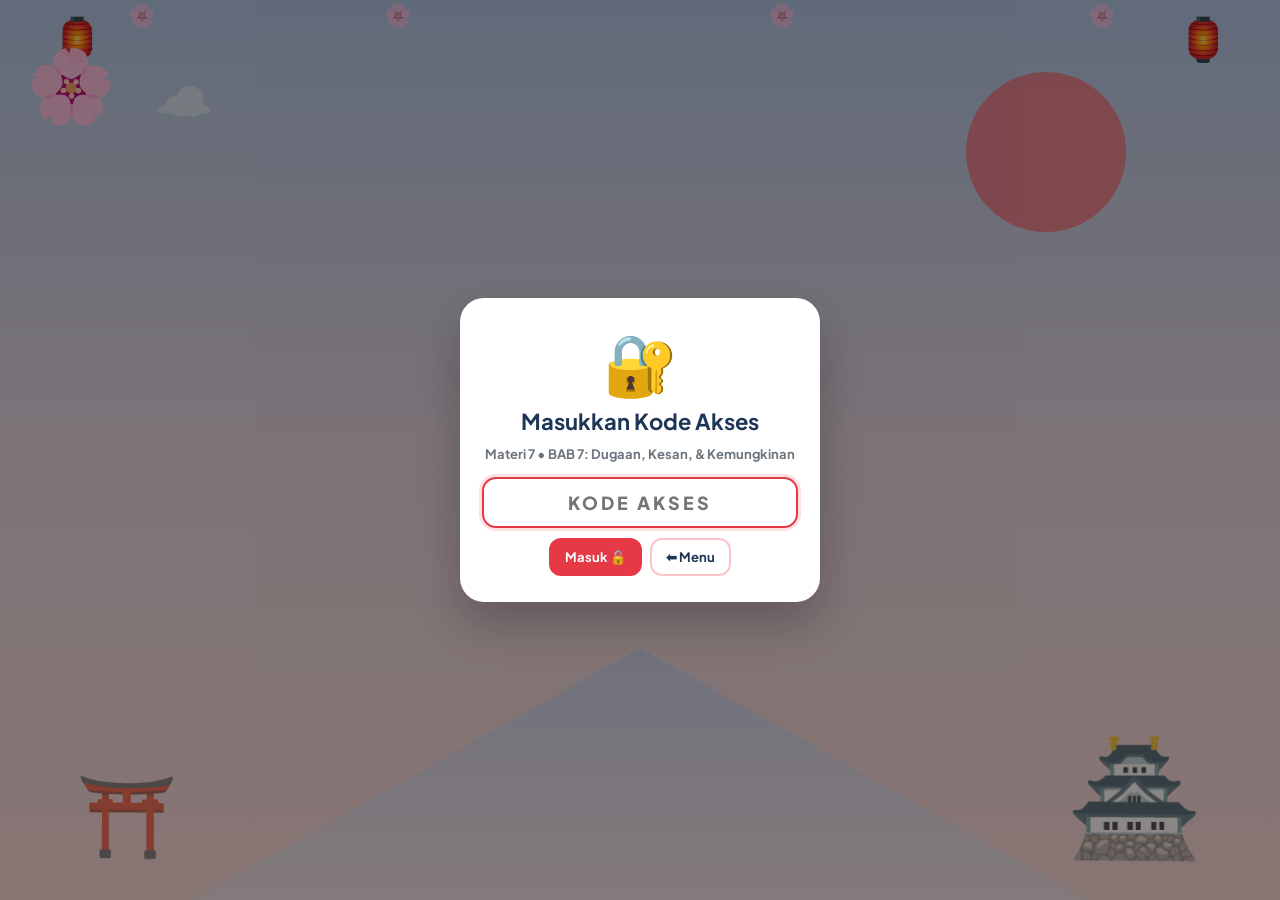
<file: soal-7.html>
<!doctype html>
<html lang="ja">
  <head>
    <meta charset="UTF-8" />
    <meta name="viewport" content="width=device-width, initial-scale=1.0" />
    <title>JLPT N4 Bunpou - Materi 7</title>
    <link rel="stylesheet" href="style.css" />
    <link rel="stylesheet" href="style-soal.css" />
  </head>
  <body class="quiz-page locked" data-materi="7">
    <div class="japan-bg-container">
      <div class="lantern lantern-left">🏮</div>
      <div class="lantern lantern-right">🏮</div>
      <div class="cloud cloud-1">☁️</div>
      <div class="cloud cloud-2">☁️</div>
      <div class="sun-element"></div>
      <div class="sakura-branch">🌸</div>
      <div class="fuji-mountain"></div>
      <div class="torii-gate">⛩️</div>
      <div class="pagoda-tower">🏯</div>
      <div class="petals-wrapper">
        <span class="petal p1">🌸</span>
        <span class="petal p2">🌸</span>
        <span class="petal p3">🌸</span>
        <span class="petal p4">🌸</span>
      </div>
    </div>

    <main class="quiz-container">
      <header class="quiz-top">
        <a href="index.html" class="btn-menu">⬅ Menu</a>
        <span class="quiz-theme">Osaka Minitheme • 日本語の学習</span>
        <button type="button" class="btn-sound" id="btn-sound" title="Suara">🔊</button>
      </header>

      <div class="stats-pill">
        <div class="stat"><span class="stat-label">Skor</span><span class="stat-value" id="skor">0</span></div>
        <div class="stat"><span class="stat-label">Combo</span><span class="stat-value" id="combo">0×</span></div>
        <div class="stat"><span class="stat-label">Nyawa</span><span class="stat-value" id="nyawa"></span></div>
      </div>

      <div class="progress-track"><div class="progress-fill" id="progress"></div></div>

      <section class="mascot-area">
        <div class="mascot-bubble" id="bubble">Ganbatte! Pilih jawaban yang tepat.</div>
        <div class="mascot-emoji" id="mascot">🐱</div>
      </section>

      <div class="badge-row">
        <span class="badge">Bunpou N4</span>
      </div>
      <p class="materi-info" id="materi-info"></p>

      <h2 class="question-text" id="pertanyaan"></h2>

      <div class="options-grid" id="opsi"></div>

      <div class="feedback-box" id="feedback" hidden></div>

      <div class="correction-box" id="koreksi" hidden></div>

      <nav class="quiz-nav">
        <button class="nav-btn" id="btn-prev">⬅ Sebelumnya</button>
        <span class="nav-counter" id="counter">Soal 1 / 10</span>
        <button class="nav-btn" id="btn-next">Berikutnya ➡</button>
      </nav>
    </main>

    <div class="overlay" id="overlay" hidden>
      <div class="overlay-card">
        <div class="overlay-emoji" id="hasil-emoji">🎉</div>
        <h3 id="hasil-judul">Selesai!</h3>
        <p id="hasil-teks"></p>
        <div class="overlay-actions">
          <button class="nav-btn" id="btn-tinjau">Tinjau Soal</button>
          <button class="nav-btn primary" id="btn-ulang">Ulangi 🔁</button>
          <a class="nav-btn" href="index.html">Menu</a>
        </div>
      </div>
    </div>

    <!-- PENTING: Pastikan script ini dimuat berurutan -->
    <script src="data-soal.js"></script>
    <script src="sound.js"></script>
    <script src="akses.js"></script>
    <script src="script-soal.js"></script>
  </body>
</html>
</file>
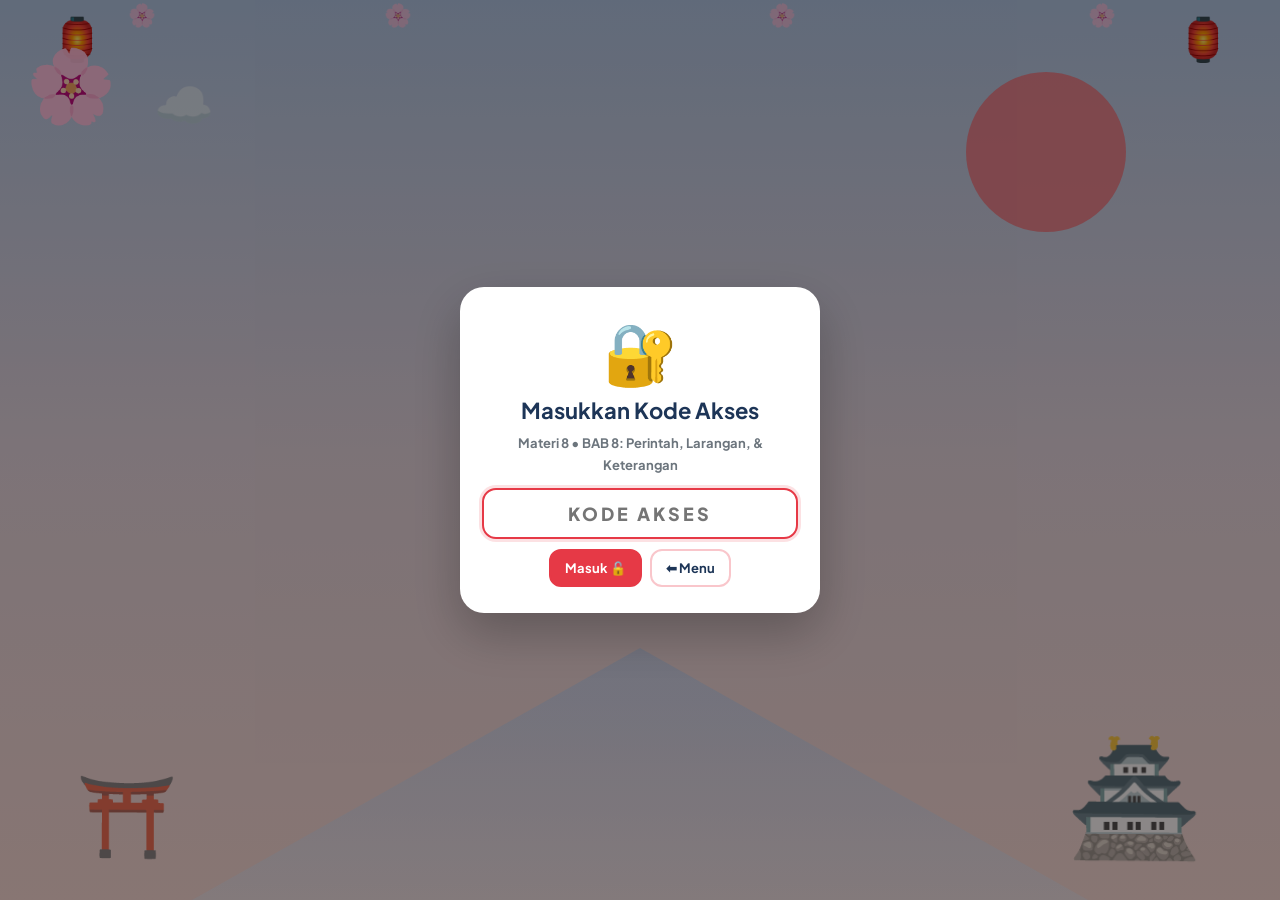
<file: soal-8.html>
<!doctype html>
<html lang="ja">
  <head>
    <meta charset="UTF-8" />
    <meta name="viewport" content="width=device-width, initial-scale=1.0" />
    <title>JLPT N4 Bunpou - Materi 8</title>
    <link rel="stylesheet" href="style.css" />
    <link rel="stylesheet" href="style-soal.css" />
  </head>
  <body class="quiz-page locked" data-materi="8">
    <div class="japan-bg-container">
      <div class="lantern lantern-left">🏮</div>
      <div class="lantern lantern-right">🏮</div>
      <div class="cloud cloud-1">☁️</div>
      <div class="cloud cloud-2">☁️</div>
      <div class="sun-element"></div>
      <div class="sakura-branch">🌸</div>
      <div class="fuji-mountain"></div>
      <div class="torii-gate">⛩️</div>
      <div class="pagoda-tower">🏯</div>
      <div class="petals-wrapper">
        <span class="petal p1">🌸</span>
        <span class="petal p2">🌸</span>
        <span class="petal p3">🌸</span>
        <span class="petal p4">🌸</span>
      </div>
    </div>

    <main class="quiz-container">
      <header class="quiz-top">
        <a href="index.html" class="btn-menu">⬅ Menu</a>
        <span class="quiz-theme">Osaka Minitheme • 日本語の学習</span>
        <button type="button" class="btn-sound" id="btn-sound" title="Suara">🔊</button>
      </header>

      <div class="stats-pill">
        <div class="stat"><span class="stat-label">Skor</span><span class="stat-value" id="skor">0</span></div>
        <div class="stat"><span class="stat-label">Combo</span><span class="stat-value" id="combo">0×</span></div>
        <div class="stat"><span class="stat-label">Nyawa</span><span class="stat-value" id="nyawa"></span></div>
      </div>

      <div class="progress-track"><div class="progress-fill" id="progress"></div></div>

      <section class="mascot-area">
        <div class="mascot-bubble" id="bubble">Ganbatte! Pilih jawaban yang tepat.</div>
        <div class="mascot-emoji" id="mascot">🐱</div>
      </section>

      <div class="badge-row">
        <span class="badge">Bunpou N4</span>
      </div>
      <p class="materi-info" id="materi-info"></p>

      <h2 class="question-text" id="pertanyaan"></h2>

      <div class="options-grid" id="opsi"></div>

      <div class="feedback-box" id="feedback" hidden></div>

      <div class="correction-box" id="koreksi" hidden></div>

      <nav class="quiz-nav">
        <button class="nav-btn" id="btn-prev">⬅ Sebelumnya</button>
        <span class="nav-counter" id="counter">Soal 1 / 10</span>
        <button class="nav-btn" id="btn-next">Berikutnya ➡</button>
      </nav>
    </main>

    <div class="overlay" id="overlay" hidden>
      <div class="overlay-card">
        <div class="overlay-emoji" id="hasil-emoji">🎉</div>
        <h3 id="hasil-judul">Selesai!</h3>
        <p id="hasil-teks"></p>
        <div class="overlay-actions">
          <button class="nav-btn" id="btn-tinjau">Tinjau Soal</button>
          <button class="nav-btn primary" id="btn-ulang">Ulangi 🔁</button>
          <a class="nav-btn" href="index.html">Menu</a>
        </div>
      </div>
    </div>

    <!-- PENTING: Pastikan script ini dimuat berurutan -->
    <script src="data-soal.js"></script>
    <script src="sound.js"></script>
    <script src="akses.js"></script>
    <script src="script-soal.js"></script>
  </body>
</html>
</file>
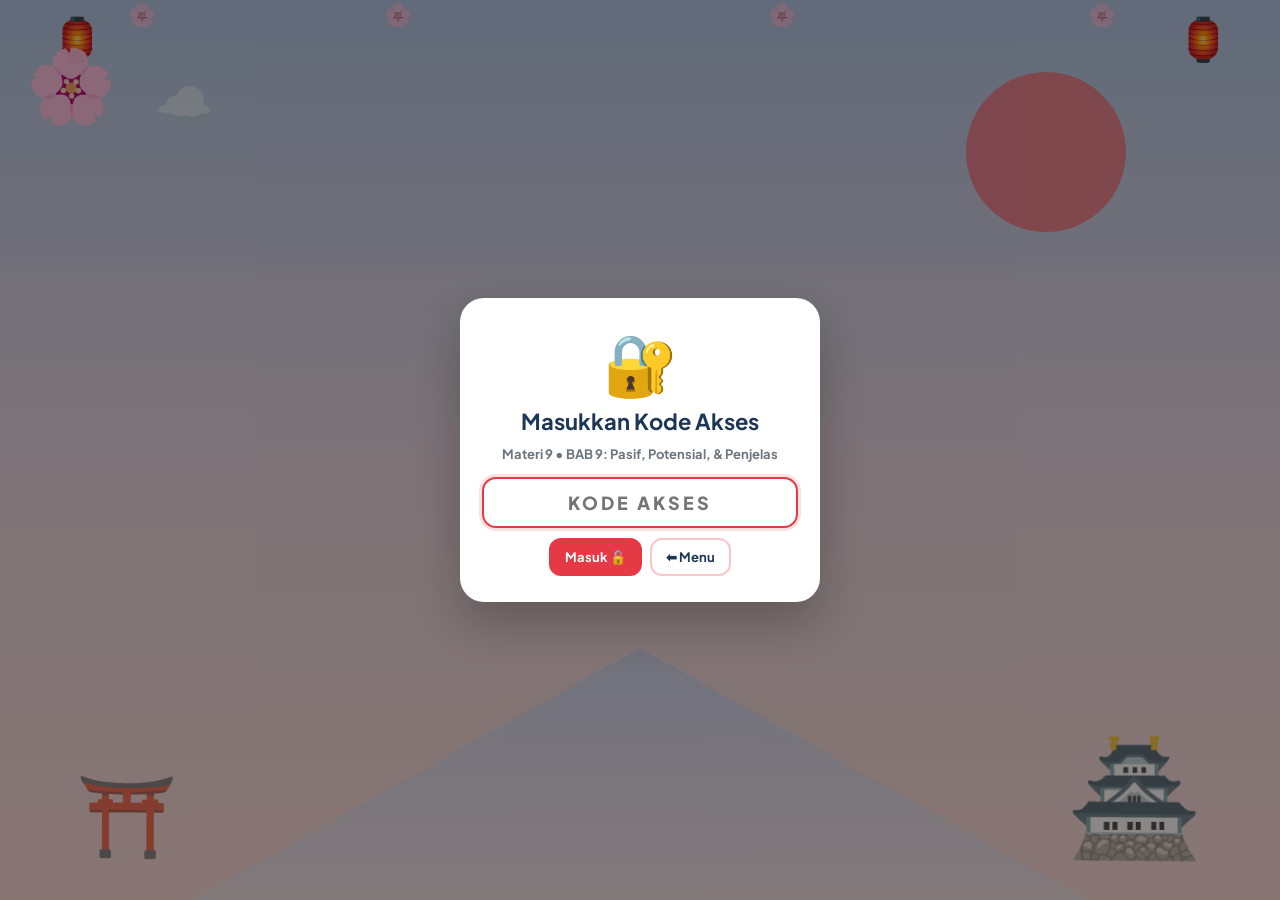
<file: soal-9.html>
<!doctype html>
<html lang="ja">
  <head>
    <meta charset="UTF-8" />
    <meta name="viewport" content="width=device-width, initial-scale=1.0" />
    <title>JLPT N4 Bunpou - Materi 9</title>
    <link rel="stylesheet" href="style.css" />
    <link rel="stylesheet" href="style-soal.css" />
  </head>
  <body class="quiz-page locked" data-materi="9">
    <div class="japan-bg-container">
      <div class="lantern lantern-left">🏮</div>
      <div class="lantern lantern-right">🏮</div>
      <div class="cloud cloud-1">☁️</div>
      <div class="cloud cloud-2">☁️</div>
      <div class="sun-element"></div>
      <div class="sakura-branch">🌸</div>
      <div class="fuji-mountain"></div>
      <div class="torii-gate">⛩️</div>
      <div class="pagoda-tower">🏯</div>
      <div class="petals-wrapper">
        <span class="petal p1">🌸</span>
        <span class="petal p2">🌸</span>
        <span class="petal p3">🌸</span>
        <span class="petal p4">🌸</span>
      </div>
    </div>

    <main class="quiz-container">
      <header class="quiz-top">
        <a href="index.html" class="btn-menu">⬅ Menu</a>
        <span class="quiz-theme">Osaka Minitheme • 日本語の学習</span>
        <button type="button" class="btn-sound" id="btn-sound" title="Suara">🔊</button>
      </header>

      <div class="stats-pill">
        <div class="stat"><span class="stat-label">Skor</span><span class="stat-value" id="skor">0</span></div>
        <div class="stat"><span class="stat-label">Combo</span><span class="stat-value" id="combo">0×</span></div>
        <div class="stat"><span class="stat-label">Nyawa</span><span class="stat-value" id="nyawa"></span></div>
      </div>

      <div class="progress-track"><div class="progress-fill" id="progress"></div></div>

      <section class="mascot-area">
        <div class="mascot-bubble" id="bubble">Ganbatte! Pilih jawaban yang tepat.</div>
        <div class="mascot-emoji" id="mascot">🐱</div>
      </section>

      <div class="badge-row">
        <span class="badge">Bunpou N4</span>
      </div>
      <p class="materi-info" id="materi-info"></p>

      <h2 class="question-text" id="pertanyaan"></h2>

      <div class="options-grid" id="opsi"></div>

      <div class="feedback-box" id="feedback" hidden></div>

      <div class="correction-box" id="koreksi" hidden></div>

      <nav class="quiz-nav">
        <button class="nav-btn" id="btn-prev">⬅ Sebelumnya</button>
        <span class="nav-counter" id="counter">Soal 1 / 10</span>
        <button class="nav-btn" id="btn-next">Berikutnya ➡</button>
      </nav>
    </main>

    <div class="overlay" id="overlay" hidden>
      <div class="overlay-card">
        <div class="overlay-emoji" id="hasil-emoji">🎉</div>
        <h3 id="hasil-judul">Selesai!</h3>
        <p id="hasil-teks"></p>
        <div class="overlay-actions">
          <button class="nav-btn" id="btn-tinjau">Tinjau Soal</button>
          <button class="nav-btn primary" id="btn-ulang">Ulangi 🔁</button>
          <a class="nav-btn" href="index.html">Menu</a>
        </div>
      </div>
    </div>

    <!-- PENTING: Pastikan script ini dimuat berurutan -->
    <script src="data-soal.js"></script>
    <script src="sound.js"></script>
    <script src="akses.js"></script>
    <script src="script-soal.js"></script>
  </body>
</html>
</file>
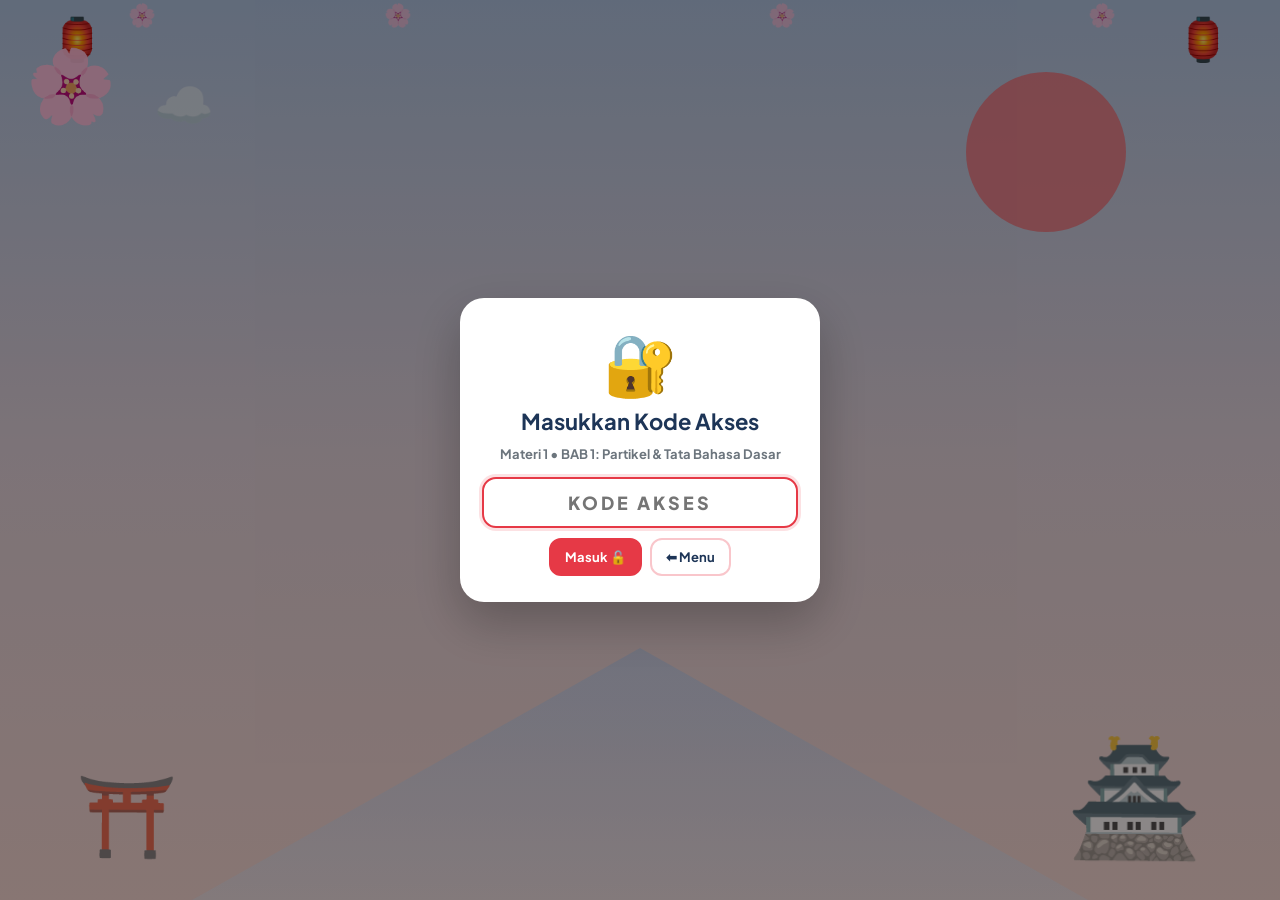
<file: soal.html>
<!doctype html>
<html lang="ja">
  <head>
    <meta charset="UTF-8" />
    <meta name="viewport" content="width=device-width, initial-scale=1.0" />
    <title>JLPT N4 Bunpou - Latihan Soal</title>
    <link rel="stylesheet" href="style.css" />
    <link rel="stylesheet" href="style-soal.css" />
  </head>
  <body class="quiz-page locked">
    <div class="japan-bg-container">
      <div class="lantern lantern-left">🏮</div>
      <div class="lantern lantern-right">🏮</div>
      <div class="cloud cloud-1">☁️</div>
      <div class="cloud cloud-2">☁️</div>
      <div class="sun-element"></div>
      <div class="sakura-branch">🌸</div>
      <div class="fuji-mountain"></div>
      <div class="torii-gate">⛩️</div>
      <div class="pagoda-tower">🏯</div>
      <div class="petals-wrapper">
        <span class="petal p1">🌸</span>
        <span class="petal p2">🌸</span>
        <span class="petal p3">🌸</span>
        <span class="petal p4">🌸</span>
      </div>
    </div>

    <main class="quiz-container">
      <header class="quiz-top">
        <a href="index.html" class="btn-menu">⬅ Menu</a>
        <span class="quiz-theme">Osaka Minitheme • 日本語の学習</span>
        <button type="button" class="btn-sound" id="btn-sound" title="Suara">🔊</button>
      </header>

      <div class="stats-pill">
        <div class="stat"><span class="stat-label">Skor</span><span class="stat-value" id="skor">0</span></div>
        <div class="stat"><span class="stat-label">Combo</span><span class="stat-value" id="combo">0×</span></div>
        <div class="stat"><span class="stat-label">Nyawa</span><span class="stat-value" id="nyawa"></span></div>
      </div>

      <div class="progress-track"><div class="progress-fill" id="progress"></div></div>

      <section class="mascot-area">
        <div class="mascot-bubble" id="bubble">Ganbatte! Pilih jawaban yang tepat.</div>
        <div class="mascot-emoji" id="mascot">🐱</div>
      </section>

      <div class="badge-row">
        <span class="badge">Bunpou N4</span>
      </div>
      <p class="materi-info" id="materi-info"></p>

      <h2 class="question-text" id="pertanyaan"></h2>

      <div class="options-grid" id="opsi"></div>

      <div class="feedback-box" id="feedback" hidden></div>

      <div class="correction-box" id="koreksi" hidden></div>

      <nav class="quiz-nav">
        <button class="nav-btn" id="btn-prev">⬅ Sebelumnya</button>
        <span class="nav-counter" id="counter">Soal 1 / 10</span>
        <button class="nav-btn" id="btn-next">Berikutnya ➡</button>
      </nav>
    </main>

    <div class="overlay" id="overlay" hidden>
      <div class="overlay-card">
        <div class="overlay-emoji" id="hasil-emoji">🎉</div>
        <h3 id="hasil-judul">Selesai!</h3>
        <p id="hasil-teks"></p>
        <div class="overlay-actions">
          <button class="nav-btn" id="btn-tinjau">Tinjau Soal</button>
          <button class="nav-btn primary" id="btn-ulang">Ulangi 🔁</button>
          <a class="nav-btn" href="index.html">Menu</a>
        </div>
      </div>
    </div>

    <!-- PENTING: Pastikan script ini dimuat berurutan -->
    <script src="data-soal.js"></script>
    <script src="sound.js"></script>
    <script src="akses.js"></script>
    <script src="script-soal.js"></script>
  </body>
</html>
</file>
<file: style.css>
@import url("https://fonts.googleapis.com/css2?family=Plus+Jakarta+Sans:wght@500;700;800&display=swap");

* {
  box-sizing: border-box;
  margin: 0;
  padding: 0;
  font-family: "Plus Jakarta Sans", sans-serif;
}

body {
  display: flex;
  justify-content: center;
  align-items: center;
  min-height: 100vh;
  padding: 20px;
  color: #2b2d42;
  position: relative;
  overflow: hidden;
  background: linear-gradient(180deg, #b0c2de 0%, #e2d1d9 50%, #f7d6d0 100%);
}

.japan-bg-container {
  position: fixed;
  top: 0;
  left: 0;
  width: 100vw;
  height: 100vh;
  pointer-events: none;
  z-index: 0;
  overflow: hidden;
  transform: translateZ(0);
  will-change: transform;
}

.cloud,
.lantern,
.fuji-mountain,
.torii-gate,
.pagoda-tower,
.petal {
  transform: translateZ(0);
  backface-visibility: hidden;
  perspective: 1000px;
}

.lantern {
  position: absolute;
  top: 15px;
  font-size: 2.5rem;
  animation: pulseGlow 2s infinite alternate ease-in-out;
}
.lantern-left {
  left: 20px;
}
.lantern-right {
  right: 20px;
}

@keyframes pulseGlow {
  0% {
    transform: scale(1);
    filter: drop-shadow(0 0 2px rgba(255, 183, 3, 0.3));
  }
  100% {
    transform: scale(1.05);
    filter: drop-shadow(0 0 12px rgba(230, 57, 70, 0.8));
  }
}

.cloud {
  position: absolute;
  font-size: 3rem;
  opacity: 0.35;
  animation: moveCloud 35s linear infinite;
}
.cloud-1 {
  top: 10%;
  left: -10%;
}
.cloud-2 {
  top: 25%;
  left: -30%;
  animation-delay: 15s;
}

@keyframes moveCloud {
  0% {
    transform: translate3d(0, 0, 0);
  }
  100% {
    transform: translate3d(120vw, 0, 0);
  }
}

.moon-element {
  position: absolute;
  top: 8%;
  right: 12%;
  font-size: 4.5rem;
  opacity: 0;
}

.sun-element {
  position: absolute;
  top: 8%;
  right: 12%;
  width: 130px;
  height: 130px;
  background-color: #f07178;
  border-radius: 50%;
  opacity: 0.8;
}

.fuji-mountain {
  position: absolute;
  bottom: 0;
  left: 50%;
  transform: translateX(-50%);
  width: 320px;
  height: 140px;
  background: linear-gradient(180deg, #ffffff 0%, #8395a7 30%, #576574 100%);
  clip-path: polygon(50% 0%, 0% 100%, 100% 100%);
  opacity: 0.3;
}

.sakura-branch {
  position: absolute;
  top: -10px;
  left: -10px;
  font-size: 5rem;
  opacity: 0.9;
}

.torii-gate {
  position: absolute;
  bottom: 8%;
  left: 6%;
  font-size: 5.5rem;
  opacity: 0.35;
}

.pagoda-tower {
  position: absolute;
  bottom: 4%;
  right: 4%;
  font-size: 8rem;
  opacity: 0.75;
}

.petals-wrapper .petal {
  position: absolute;
  font-size: 1.4rem;
  opacity: 0.7;
  animation: fallPetal 12s infinite linear;
}

.petal.p1 {
  left: 10%;
  animation-duration: 10s;
}
.petal.p2 {
  left: 35%;
  animation-duration: 14s;
}
.petal.p3 {
  left: 65%;
  animation-duration: 11s;
}
.petal.p4 {
  left: 85%;
  animation-duration: 13s;
}

@keyframes fallPetal {
  0% {
    transform: translate3d(0, -10vh, 0) rotate(0deg);
  }
  100% {
    transform: translate3d(80px, 105vh, 0) rotate(360deg);
  }
}

.linktree-container {
  position: relative;
  z-index: 2;
  width: 100%;
  max-width: 480px;
  background: rgba(255, 255, 255, 0.92);
  backdrop-filter: blur(10px);
  -webkit-backdrop-filter: blur(10px);
  border: 2px solid rgba(255, 255, 255, 0.9);
  border-radius: 28px;
  padding: 25px 20px;
  box-shadow: 0 15px 35px rgba(0, 0, 0, 0.1);
  text-align: center;
}

.profile-section {
  margin-bottom: 18px;
}

.profile-avatar {
  font-size: 3.5rem;
  margin-bottom: 6px;
  animation: floatMascot 3s ease-in-out infinite;
}

@keyframes floatMascot {
  0%,
  100% {
    transform: translateY(0) rotate(0deg);
  }
  50% {
    transform: translateY(-5px) rotate(3deg);
  }
}

.profile-name {
  font-size: 21px;
  font-weight: 800;
  color: #1d3557;
  margin-bottom: 4px;
}

.profile-handle {
  font-size: 12px;
  font-weight: 700;
  color: #e63946;
}

.link-list {
  display: flex;
  flex-direction: column;
  gap: 10px;
  max-height: 340px;
  overflow-y: auto;
  padding: 4px;
  scroll-behavior: smooth;
  -webkit-overflow-scrolling: touch;
}

.link-list::-webkit-scrollbar {
  width: 6px;
}
.link-list::-webkit-scrollbar-thumb {
  background: rgba(230, 57, 70, 0.4);
  border-radius: 10px;
}

.tree-link-btn {
  display: flex;
  align-items: center;
  justify-content: space-between;
  background: #ffffff;
  color: #1d3557;
  border: 2px solid #f07178;
  padding: 12px 18px;
  border-radius: 16px;
  font-size: 14px;
  font-weight: 700;
  text-decoration: none;
  box-shadow: 0 4px 10px rgba(0, 0, 0, 0.04);
  transition:
    transform 0.15s ease,
    background 0.15s ease;
  cursor: pointer;
  width: 100%;
}

.tree-link-btn div {
  flex-grow: 1;
  text-align: center;
}

.tree-link-btn:hover {
  transform: translateY(-2px);
  background: #e63946;
  color: #ffffff;
  border-color: #e63946;
  box-shadow: 0 6px 15px rgba(230, 57, 70, 0.3);
}

.tree-link-btn span {
  font-size: 16px;
}

.linktree-footer {
  margin-top: 15px;
  font-size: 11px;
  font-weight: 700;
  color: #6c757d;
}
</file>
<file: style-soal.css>
/* ===== Perbaikan halaman hub (index) ===== */
body.hub-page {
  overflow-y: auto;
  align-items: flex-start;
  padding: 24px 18px 40px;
}
body.hub-page .hub-container {
  margin: 0 auto;
}

/* ===== Feedback salah (class .wrong) ===== */
.feedback-box.wrong {
  background: #fee2e2;
  color: #991b1b;
  border-color: #fca5a5;
}


/* ===== Reset & dasar ===== */
* { box-sizing: border-box; }
html, body { margin: 0; padding: 0; }
body {
  font-family: "Segoe UI", "Hiragino Sans", "Yu Gothic", sans-serif;
  min-height: 100vh;
  background: linear-gradient(180deg, #fdf2f8 0%, #e0f2fe 100%);
  color: #1d3557;
  display: flex;
  justify-content: center;
  align-items: flex-start;
  padding: 18px;
  position: relative;
  overflow-x: hidden;
}

/* ===== Latar Jepang (dipakai index & soal) ===== */
.japan-bg-container {
  position: fixed;
  inset: 0;
  pointer-events: none;
  z-index: 0;
  overflow: hidden;
}
.lantern { position: absolute; font-size: 42px; top: 10px; }
.lantern-left  { left: 4%; }
.lantern-right { right: 4%; }
.cloud { position: absolute; font-size: 48px; opacity: 0.7; }
.cloud-1 { top: 8%;  left: 12%; animation: drift 24s linear infinite; }
.cloud-2 { top: 18%; right: 16%; animation: drift 30s linear infinite reverse; }
.sun-element {
  position: absolute;
  top: 6%; right: 10%;
  width: 90px; height: 90px;
  border-radius: 50%;
  background: radial-gradient(circle, #fca5a5 0%, #f87171 70%, transparent 100%);
  opacity: 0.55;
}
.sakura-branch { position: absolute; top: 4%; left: 2%; font-size: 36px; }
.fuji-mountain {
  position: absolute;
  bottom: 0; left: 50%;
  transform: translateX(-50%);
  width: 70vw; height: 28vh;
  background: linear-gradient(180deg, #93c5fd 0%, #dbeafe 100%);
  clip-path: polygon(50% 0%, 100% 100%, 0% 100%);
  opacity: 0.35;
}
.torii-gate { position: absolute; bottom: 4%; left: 6%; font-size: 42px; opacity: 0.6; }
.pagoda-tower { position: absolute; bottom: 4%; right: 6%; font-size: 42px; opacity: 0.6; }

.petals-wrapper { position: absolute; inset: 0; }
.petal { position: absolute; font-size: 20px; animation: fall 12s linear infinite; }
.petal.p1 { left: 10%; animation-delay: 0s; }
.petal.p2 { left: 30%; animation-delay: 3s; }
.petal.p3 { left: 60%; animation-delay: 6s; }
.petal.p4 { left: 85%; animation-delay: 9s; }

@keyframes fall {
  0%   { transform: translateY(-10vh) rotate(0deg);   opacity: 0; }
  10%  { opacity: 1; }
  100% { transform: translateY(110vh) rotate(360deg); opacity: 0; }
}
@keyframes drift {
  0%   { transform: translateX(0); }
  50%  { transform: translateX(40px); }
  100% { transform: translateX(0); }
}
@keyframes floatMascot {
  0%, 100% { transform: translateY(0); }
  50%      { transform: translateY(-8px); }
}

/* ===== Halaman hub (index) ===== */
.hub-container {
  position: relative;
  z-index: 2;
  width: 100%;
  max-width: 660px;
  margin: auto;
  background: rgba(255, 255, 255, 0.95);
  backdrop-filter: blur(10px);
  -webkit-backdrop-filter: blur(10px);
  border-radius: 28px;
  padding: 26px;
  box-shadow: 0 15px 35px rgba(0, 0, 0, 0.1);
}
.hub-header { text-align: center; margin-bottom: 20px; }
.hub-header h1 { font-size: 24px; margin: 0 0 6px; }
.hub-subtitle { font-size: 13px; color: #6c757d; margin: 0; }

.link-list {
  display: flex;
  flex-direction: column;
  gap: 10px;
}
.tree-link-btn {
  display: flex;
  align-items: center;
  gap: 12px;
  padding: 14px 16px;
  background: #fff;
  border: 2px solid #f9c6cb;
  border-radius: 14px;
  color: #1d3557;
  text-decoration: none;
  font-weight: 700;
  font-size: 14px;
  transition: transform 0.15s ease, background 0.15s ease, color 0.15s ease;
}
.tree-link-btn:hover {
  transform: translateY(-2px);
  background: #e63946;
  color: #fff;
  border-color: #e63946;
}
.tree-link-btn div { flex: 1; }

@media (max-width: 560px) {
  .hub-container { padding: 18px 14px; border-radius: 22px; }
  .hub-header h1 { font-size: 20px; }
}

/* ===== Pastikan atribut hidden selalu menyembunyikan elemen ===== */
[hidden] { display: none !important; }

/* ===== Halaman soal ===== */
body.quiz-page { overflow-y: auto; align-items: flex-start; padding: 18px 14px 40px; }

.quiz-container {
  position: relative; z-index: 2;
  width: 100%; max-width: 640px; margin: 0 auto;
  background: rgba(255,255,255,0.95);
  backdrop-filter: blur(10px); -webkit-backdrop-filter: blur(10px);
  border-radius: 28px; padding: 22px;
  box-shadow: 0 15px 35px rgba(0,0,0,0.1);
}
.quiz-top { display: flex; justify-content: space-between; align-items: center; gap: 10px; margin-bottom: 14px; }
.btn-menu {
  text-decoration: none; font-weight: 700; font-size: 13px; color: #1d3557;
  background: #fff; border: 2px solid #f9c6cb; border-radius: 12px; padding: 6px 12px;
}
.btn-menu:hover { background: #e63946; color: #fff; border-color: #e63946; }
.quiz-theme { font-size: 12px; font-weight: 700; color: #6c757d; text-align: right; }

.stats-pill {
  display: flex; justify-content: space-around;
  background: #fff1f2; border: 2px solid #f9c6cb; border-radius: 18px; padding: 8px;
  margin-bottom: 10px;
}
.stat { display: flex; flex-direction: column; align-items: center; min-width: 70px; }
.stat-label { font-size: 11px; font-weight: 700; color: #6c757d; }
.stat-value { font-size: 18px; font-weight: 800; color: #e63946; min-height: 24px; }

.progress-track { height: 10px; background: #e5e7eb; border-radius: 99px; overflow: hidden; margin-bottom: 14px; }
.progress-fill { height: 100%; width: 0; background: linear-gradient(90deg, #f07178, #e63946); transition: width 0.3s ease; }

.mascot-area { display: flex; align-items: center; justify-content: center; gap: 12px; margin-bottom: 10px; }
.mascot-bubble {
  background: #fff; border: 2px solid #f9c6cb; border-radius: 16px;
  padding: 8px 12px; font-size: 13px; font-weight: 700; max-width: 70%;
}
.mascot-emoji { font-size: 52px; animation: floatMascot 3s ease-in-out infinite; }

.badge-row { text-align: center; margin-bottom: 4px; }
.badge { display: inline-block; background: #1d3557; color: #fff; font-size: 11px; font-weight: 700; padding: 3px 10px; border-radius: 99px; }
.materi-info { text-align: center; font-size: 12px; font-weight: 700; color: #6c757d; margin: 6px 0 12px; }

.question-text { font-size: 20px; line-height: 1.6; text-align: center; margin: 8px 0 16px; font-weight: 800; }

.options-grid { display: grid; grid-template-columns: 1fr 1fr; gap: 10px; margin-bottom: 14px; }
.opt-btn {
  font: inherit; font-weight: 700; font-size: 15px; text-align: left;
  padding: 12px 14px; background: #fff; color: #1d3557;
  border: 2px solid #f9c6cb; border-radius: 14px; cursor: pointer;
  transition: transform 0.15s ease, background 0.15s ease;
}
.opt-btn:hover:not(:disabled) { transform: translateY(-2px); background: #fff1f2; border-color: #f07178; }
.opt-btn:disabled { cursor: default; }
.opt-btn.correct { background: #dcfce7; border-color: #22c55e; color: #166534; }
.opt-btn.wrong   { background: #fee2e2; border-color: #ef4444; color: #991b1b; }
.opt-btn.dim     { opacity: 0.5; }

.feedback-box { padding: 10px 14px; border-radius: 12px; font-weight: 800; text-align: center; margin-bottom: 10px; border: 2px solid transparent; }
.feedback-box.ok { background: #dcfce7; color: #166534; border-color: #86efac; }

.correction-box { background: #fffbeb; border: 2px solid #fcd34d; border-radius: 14px; padding: 12px 14px; font-size: 14px; line-height: 1.6; margin-bottom: 12px; }
.c-title { font-weight: 800; margin-bottom: 4px; }
.c-sentence { margin: 6px 0; font-size: 16px; }
.c-note { color: #78350f; font-size: 13px; }

.quiz-nav { display: flex; justify-content: space-between; align-items: center; gap: 8px; margin-top: 6px; }
.nav-counter { font-size: 13px; font-weight: 800; color: #6c757d; }
.nav-btn {
  font: inherit; font-weight: 700; font-size: 13px; text-decoration: none; display: inline-block;
  padding: 9px 14px; background: #fff; color: #1d3557;
  border: 2px solid #f9c6cb; border-radius: 12px; cursor: pointer;
}
.nav-btn:hover:not(:disabled) { background: #e63946; color: #fff; border-color: #e63946; }
.nav-btn:disabled { opacity: 0.4; cursor: not-allowed; }
.nav-btn.primary { background: #e63946; color: #fff; border-color: #e63946; }

.overlay { position: fixed; inset: 0; z-index: 10; background: rgba(0,0,0,0.45); display: flex; align-items: center; justify-content: center; padding: 18px; }
.overlay-card { background: #fff; border-radius: 24px; padding: 26px 22px; max-width: 380px; width: 100%; text-align: center; box-shadow: 0 20px 50px rgba(0,0,0,0.25); }
.overlay-emoji { font-size: 60px; }
.overlay-card h3 { margin: 6px 0 8px; font-size: 22px; }
.overlay-card p { line-height: 1.7; margin-bottom: 16px; }
.overlay-actions { display: flex; flex-wrap: wrap; gap: 8px; justify-content: center; }

@media (max-width: 560px) {
  .quiz-container { padding: 16px 12px; border-radius: 22px; }
  .options-grid { grid-template-columns: 1fr; }
  .question-text { font-size: 18px; }
  .nav-btn { padding: 8px 10px; font-size: 12px; }
}


/* ===== Tombol suara ===== */
.btn-sound {
  font-size: 16px; line-height: 1; cursor: pointer;
  background: #fff; border: 2px solid #f9c6cb; border-radius: 12px; padding: 6px 9px;
}
.btn-sound:hover { background: #fff1f2; border-color: #f07178; }

/* ===== Halaman hub (index) — tampilan baru ===== */
body.hub-page .hub-container { max-width: 840px; padding: 30px 26px 22px; }

.hub-hero { text-align: center; margin-bottom: 22px; }
.hero-kanji {
  font-size: 54px; font-weight: 800; letter-spacing: 10px; line-height: 1.1;
  background: linear-gradient(135deg, #e63946 0%, #f07178 50%, #1d3557 100%);
  -webkit-background-clip: text; background-clip: text; color: transparent;
  margin-bottom: 4px;
}
.hub-hero h1 { font-size: 26px; margin: 0 0 6px; color: #1d3557; }
.hub-hero .hub-subtitle { font-size: 13px; color: #6c757d; max-width: 440px; margin: 0 auto 16px; line-height: 1.6; }

.hero-stats { display: inline-flex; gap: 6px; background: #fff1f2; border: 2px solid #f9c6cb; border-radius: 20px; padding: 8px 10px; }
.hero-stats > div { display: flex; flex-direction: column; align-items: center; min-width: 78px; padding: 2px 8px; }
.hero-stats > div + div { border-left: 2px dashed #f9c6cb; }
.hero-stats b { font-size: 22px; color: #e63946; line-height: 1.2; }
.hero-stats span { font-size: 11px; font-weight: 700; color: #6c757d; }

.materi-grid {
  display: grid; grid-template-columns: repeat(2, 1fr); gap: 14px;
  max-height: none; overflow: visible; padding: 0;
}
.materi-card {
  position: relative; display: flex; flex-direction: column; gap: 8px;
  padding: 16px 16px 14px; text-decoration: none; color: #1d3557;
  background: linear-gradient(160deg, #ffffff 0%, #fff5f6 100%);
  border: 2px solid #f9c6cb; border-radius: 20px; overflow: hidden;
  box-shadow: 0 6px 14px rgba(230, 57, 70, 0.07);
  opacity: 0; animation: cardIn 0.45s ease forwards;
  transition: transform 0.18s ease, box-shadow 0.18s ease, border-color 0.18s ease;
}
.materi-card::after { /* hiasan kanji besar di latar */
  content: attr(data-kanji); position: absolute; right: -6px; bottom: -22px;
  font-size: 78px; font-weight: 800; color: #e63946; opacity: 0.07; pointer-events: none;
}
.materi-card:hover {
  transform: translateY(-4px); border-color: #e63946;
  box-shadow: 0 12px 24px rgba(230, 57, 70, 0.22);
}
.materi-card:active { transform: translateY(-1px); }
@keyframes cardIn { from { opacity: 0; transform: translateY(14px); } to { opacity: 1; transform: translateY(0); } }

.mc-top { display: flex; align-items: center; gap: 10px; }
.mc-num {
  flex: 0 0 auto; width: 38px; height: 38px; border-radius: 12px;
  display: flex; align-items: center; justify-content: center;
  background: linear-gradient(135deg, #e63946, #f07178); color: #fff;
  font-weight: 800; font-size: 17px; box-shadow: 0 4px 8px rgba(230, 57, 70, 0.3);
}
.mc-label { font-size: 11px; font-weight: 800; color: #e63946; letter-spacing: 1px; text-transform: uppercase; }
.mc-title { font-size: 15px; font-weight: 800; line-height: 1.35; }
.mc-sub { font-size: 12.5px; font-weight: 600; color: #6c757d; line-height: 1.5; min-height: 18px; }

.mc-foot { display: flex; align-items: center; justify-content: space-between; gap: 8px; margin-top: auto; padding-top: 4px; }
.mc-chip { font-size: 11px; font-weight: 700; background: #1d3557; color: #fff; padding: 3px 9px; border-radius: 99px; }
.mc-best { font-size: 12px; font-weight: 800; color: #9ca3af; }
.mc-best.done { color: #d97706; }
.mc-best.perfect { color: #16a34a; }
.mc-bar { height: 6px; background: #f3e8ea; border-radius: 99px; overflow: hidden; }
.mc-bar > i { display: block; height: 100%; width: 0; background: linear-gradient(90deg, #f07178, #e63946); border-radius: 99px; }

.hub-footer { text-align: center; margin-top: 20px; font-size: 12px; font-weight: 700; color: #6c757d; }

@media (max-width: 560px) {
  body.hub-page .hub-container { padding: 22px 14px 18px; }
  .hero-kanji { font-size: 42px; letter-spacing: 6px; }
  .hub-hero h1 { font-size: 21px; }
  .materi-grid { grid-template-columns: 1fr; gap: 12px; }
  .hero-stats > div { min-width: 64px; }
}


/* ===== Kode akses ===== */
body.locked .quiz-container { display: none; }
.gate { z-index: 20; }
.gate-card { max-width: 360px; }
.gate-materi { font-size: 13px; font-weight: 700; color: #6c757d; margin-bottom: 12px !important; }
.gate-input {
  width: 100%; font: inherit; font-size: 18px; font-weight: 800; text-align: center;
  letter-spacing: 3px; text-transform: uppercase; padding: 12px 14px; margin-bottom: 10px;
  border: 2px solid #f9c6cb; border-radius: 14px; outline: none; color: #1d3557; background: #fff;
}
.gate-input:focus { border-color: #e63946; box-shadow: 0 0 0 3px rgba(230, 57, 70, 0.15); }
.gate-error { color: #991b1b; background: #fee2e2; border: 2px solid #fca5a5; border-radius: 12px; padding: 8px 12px; font-size: 13px; font-weight: 700; margin-bottom: 12px; }
.gate-card.shake { animation: shake 0.4s ease; }
@keyframes shake {
  0%, 100% { transform: translateX(0); }
  20% { transform: translateX(-10px); } 40% { transform: translateX(10px); }
  60% { transform: translateX(-6px); }  80% { transform: translateX(6px); }
}

/* ===== Menu: kunci & tombol refresh ===== */
.mc-lock { margin-left: auto; font-size: 18px; opacity: 0.85; }
.mc-lock.open { opacity: 1; }
.btn-reset {
  display: block; margin: 14px auto 0; font: inherit; font-size: 12px; font-weight: 800; cursor: pointer;
  background: #fff; color: #991b1b; border: 2px solid #fca5a5; border-radius: 99px; padding: 7px 16px;
  transition: background 0.15s ease, color 0.15s ease;
}
.btn-reset:hover { background: #e63946; color: #fff; border-color: #e63946; }

/* =====================================================
   TEMA KARTU (Card Game) — khusus halaman soal
   ===================================================== */
body.quiz-page {
  background: linear-gradient(180deg, #b0c2de 0%, #e2d1d9 50%, #f7d6d0 100%);
}
body.quiz-page .sun-element {
  width: 160px; height: 160px; top: 8%; right: 12%;
  background: #f07178; opacity: 0.8;
}
body.quiz-page .pagoda-tower { font-size: 110px; opacity: 0.8; }
body.quiz-page .torii-gate { font-size: 80px; }
body.quiz-page .sakura-branch { font-size: 72px; opacity: 0.95; }

body.quiz-page .quiz-container {
  max-width: 820px; padding: 30px 32px 28px; border-radius: 32px;
  background: rgba(255, 255, 255, 0.97);
  box-shadow: 0 20px 45px rgba(0, 0, 0, 0.12);
}

/* Header */
body.quiz-page .quiz-top { padding-bottom: 14px; border-bottom: 1px solid #eceff3; margin-bottom: 18px; }
body.quiz-page .btn-menu {
  background: #e63946; color: #fff; border: 0; border-radius: 10px;
  padding: 9px 16px; font-size: 14px; font-weight: 800;
}
body.quiz-page .btn-menu:hover { background: #c92f3b; }
body.quiz-page .quiz-theme { color: #1d3557; font-size: 13px; }

/* Statistik: satu pil dengan pemisah */
body.quiz-page .stats-pill {
  display: flex; justify-content: center; align-items: center;
  width: fit-content; max-width: 100%; margin: 0 auto 14px;
  background: #fff; border: 1.5px solid #f3dde0; border-radius: 99px;
  padding: 8px 8px;
}
body.quiz-page .stat {
  flex-direction: row; align-items: baseline; gap: 6px; min-width: 0;
  padding: 2px 16px;
}
body.quiz-page .stat + .stat { border-left: 1.5px solid #f3dde0; }
body.quiz-page .stat-label { font-size: 11px; font-weight: 800; color: #e63946; text-transform: uppercase; }
body.quiz-page .stat-value { font-size: 17px; font-weight: 800; color: #1d3557; min-height: 0; }

body.quiz-page .progress-track { height: 6px; background: #e9ecef; margin-bottom: 18px; }
body.quiz-page .progress-fill { background: #e63946; }

/* Maskot: gelembung di atas kucing */
body.quiz-page .mascot-area { flex-direction: column; gap: 4px; margin-bottom: 14px; }
body.quiz-page .mascot-bubble {
  position: relative; max-width: 90%; text-align: center;
  background: #fff; border: 2px solid #e63946; border-radius: 99px;
  padding: 7px 18px; font-size: 14px; font-weight: 800; color: #1d3557;
}
body.quiz-page .mascot-bubble::after {
  content: ""; position: absolute; left: 50%; bottom: -8px; width: 12px; height: 12px;
  background: #fff; border-right: 2px solid #e63946; border-bottom: 2px solid #e63946;
  transform: translateX(-50%) rotate(45deg);
}
body.quiz-page .mascot-emoji { font-size: 58px; line-height: 1.1; }

body.quiz-page .badge-row { margin: 8px 0 4px; }
body.quiz-page .badge {
  background: #e63946; font-size: 12px; font-weight: 800; padding: 5px 16px;
  text-transform: uppercase; letter-spacing: 0.3px;
}
body.quiz-page .materi-info { margin: 6px 0 4px; }

/* Pertanyaan */
body.quiz-page .question-text {
  font-size: 26px; line-height: 1.6; letter-spacing: 1px;
  margin: 14px 0 22px; color: #1d3557;
}

/* Pilihan jawaban = kartu tinggi, 4 kolom */
body.quiz-page .options-grid {
  grid-template-columns: repeat(4, 1fr); gap: 16px; margin-bottom: 18px;
}
body.quiz-page .opt-btn {
  display: flex; flex-direction: column; align-items: center; justify-content: center;
  min-height: 170px; padding: 14px 10px; text-align: center;
  font-size: 18px; font-weight: 800; line-height: 1.6; word-break: break-all;
  background: #fff; color: #1d3557; border: 2px solid #f07178; border-radius: 22px;
  box-shadow: 0 4px 10px rgba(230, 57, 70, 0.06);
  transition: transform 0.18s ease, box-shadow 0.18s ease, background 0.18s ease;
}
body.quiz-page .opt-btn:hover:not(:disabled) {
  transform: translateY(-6px); background: #fff7f8; border-color: #e63946;
  box-shadow: 0 14px 24px rgba(230, 57, 70, 0.2);
}
body.quiz-page .opt-btn.correct { background: #2a9d8f; border-color: #2a9d8f; color: #fff; box-shadow: 0 10px 20px rgba(42, 157, 143, 0.3); }
body.quiz-page .opt-btn.wrong   { background: #e63946; border-color: #e63946; color: #fff; }
body.quiz-page .opt-btn.dim     { opacity: 1; }
.opt-tick { display: block; font-size: 20px; font-weight: 800; }
.opt-ans  { display: block; margin-top: 8px; font-size: 14px; font-weight: 700; opacity: 0.9; }

/* Feedback & penjelasan */
body.quiz-page .feedback-box {
  padding: 14px 16px; border-radius: 12px; font-size: 16px; margin-bottom: 14px;
}
body.quiz-page .feedback-box.ok { background: #dcefed; color: #1f8a7e; border: 1.5px solid #8fcfc6; }
body.quiz-page .feedback-box.wrong { background: #fde8ea; color: #b4232f; border: 1.5px solid #f4a6ad; }

body.quiz-page .correction-box {
  background: #fff; border: 1.5px solid #eceff3; border-radius: 14px;
  padding: 14px 18px; font-size: 15px; line-height: 1.7;
}
body.quiz-page .c-title { color: #e63946; font-weight: 800; margin-bottom: 2px; }
body.quiz-page .c-note { color: #1d3557; font-size: 15px; }

/* Responsif */
@media (max-width: 760px) {
  body.quiz-page .options-grid { grid-template-columns: repeat(2, 1fr); gap: 12px; }
  body.quiz-page .opt-btn { min-height: 130px; font-size: 16px; }
}
@media (max-width: 560px) {
  body.quiz-page .quiz-container { padding: 20px 14px 22px; border-radius: 24px; }
  body.quiz-page .question-text { font-size: 20px; letter-spacing: 0; }
  body.quiz-page .stat { padding: 2px 9px; }
  body.quiz-page .stat-label { font-size: 10px; }
  body.quiz-page .stat-value { font-size: 15px; }
  body.quiz-page .quiz-theme { display: none; }
}


/* =====================================================
   Menu: panduan "Cara Mengerjakan Soal"
   ===================================================== */
.how-to {
  margin: 0 0 22px; padding: 18px 18px 14px;
  background: #fff; border: 1.5px solid #f3dde0; border-radius: 22px;
  box-shadow: 0 6px 14px rgba(230, 57, 70, 0.06);
}
.how-title { font-size: 17px; font-weight: 800; color: #1d3557; text-align: center; margin: 0 0 14px; }
.how-steps {
  list-style: none; margin: 0; padding: 0;
  display: grid; grid-template-columns: repeat(3, 1fr); gap: 12px;
}
.how-step {
  display: flex; gap: 10px; align-items: flex-start;
  padding: 12px; background: linear-gradient(160deg, #ffffff 0%, #fff5f6 100%);
  border: 1.5px solid #f9c6cb; border-radius: 16px;
}
.how-num {
  flex: 0 0 auto; width: 28px; height: 28px; border-radius: 50%;
  display: flex; align-items: center; justify-content: center;
  background: linear-gradient(135deg, #e63946, #f07178); color: #fff;
  font-size: 14px; font-weight: 800; box-shadow: 0 3px 6px rgba(230, 57, 70, 0.3);
}
.how-step b { display: block; font-size: 13.5px; color: #1d3557; margin-bottom: 2px; }
.how-step p { margin: 0; font-size: 12px; line-height: 1.55; font-weight: 600; color: #6c757d; }
.how-step kbd {
  font: inherit; font-size: 11px; font-weight: 800; color: #e63946;
  background: #fff1f2; border: 1px solid #f9c6cb; border-radius: 5px; padding: 0 5px;
}
.how-note {
  margin: 12px 0 0; padding: 8px 12px; text-align: center;
  font-size: 12px; font-weight: 700; color: #1d3557;
  background: #fff1f2; border-radius: 12px;
}
@media (max-width: 760px) { .how-steps { grid-template-columns: repeat(2, 1fr); } }
@media (max-width: 560px) {
  .how-to { padding: 16px 12px 12px; }
  .how-steps { grid-template-columns: 1fr; }
}
</file>
